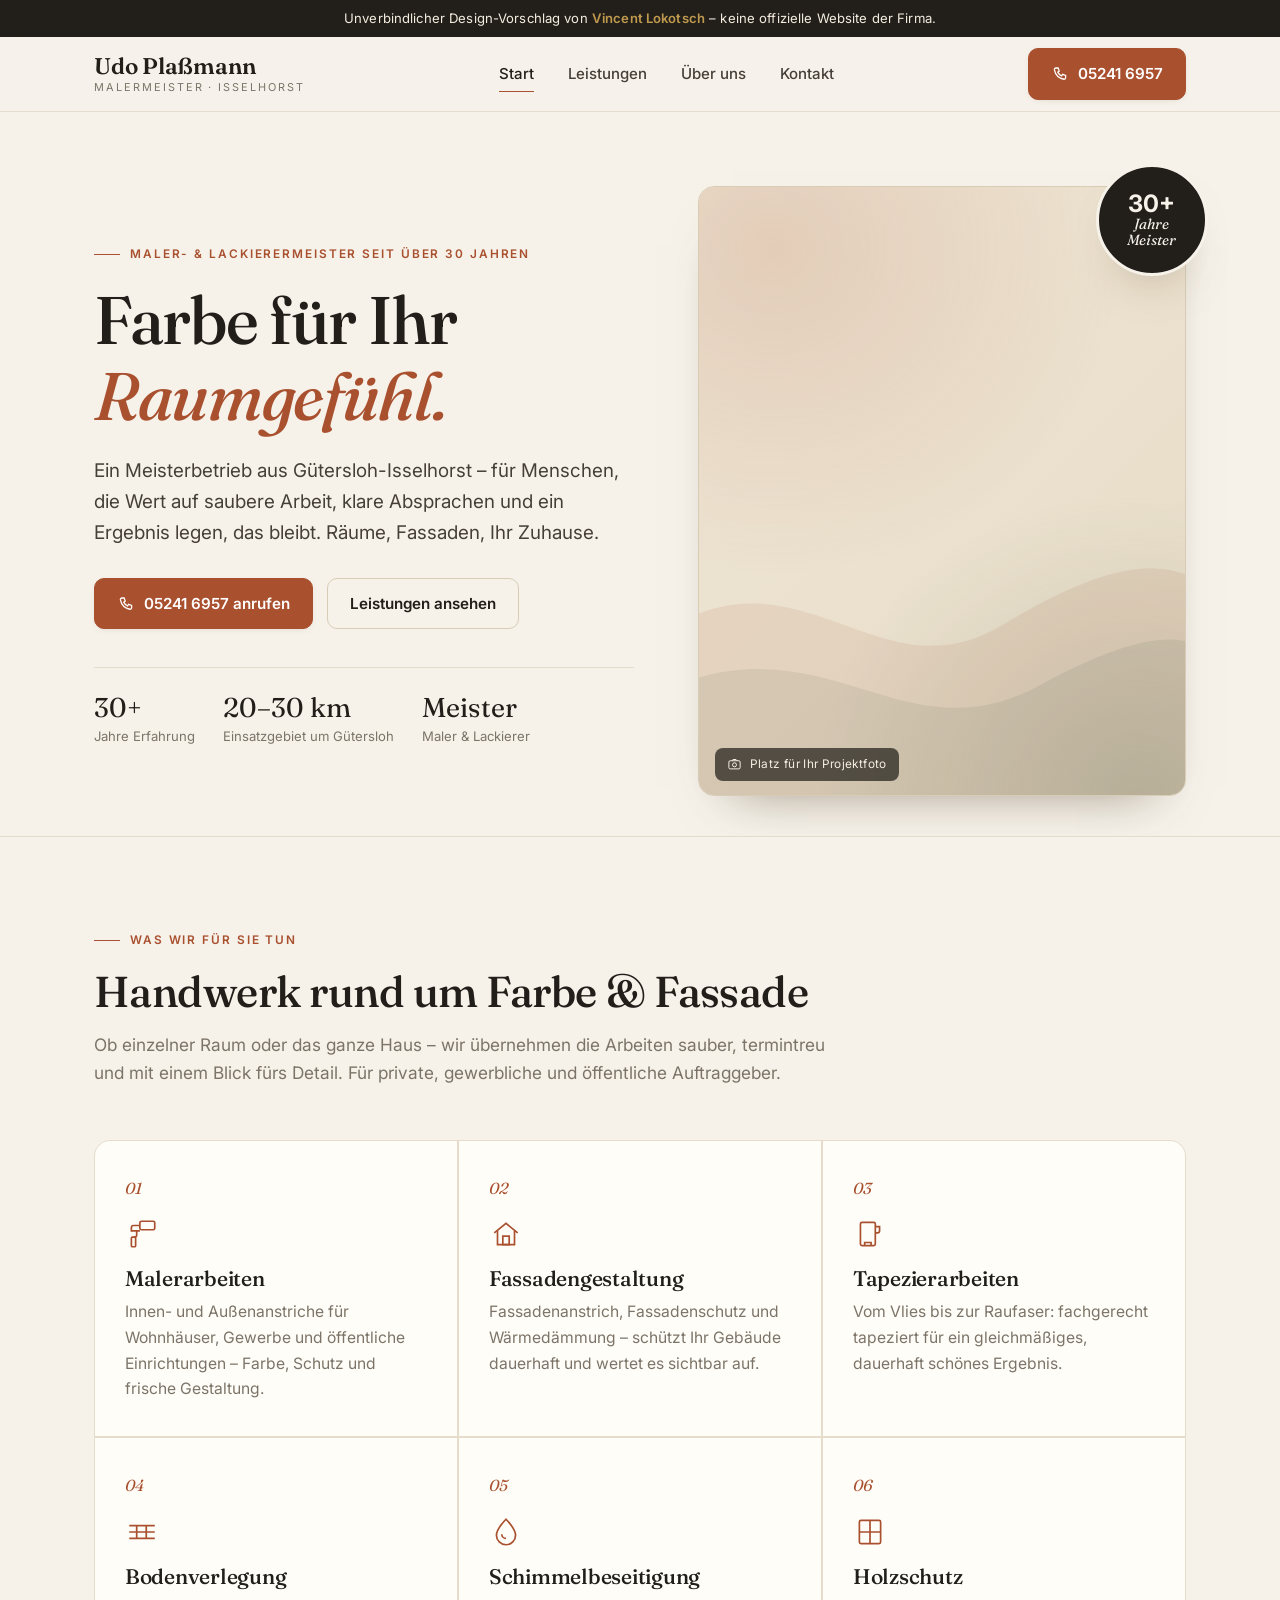
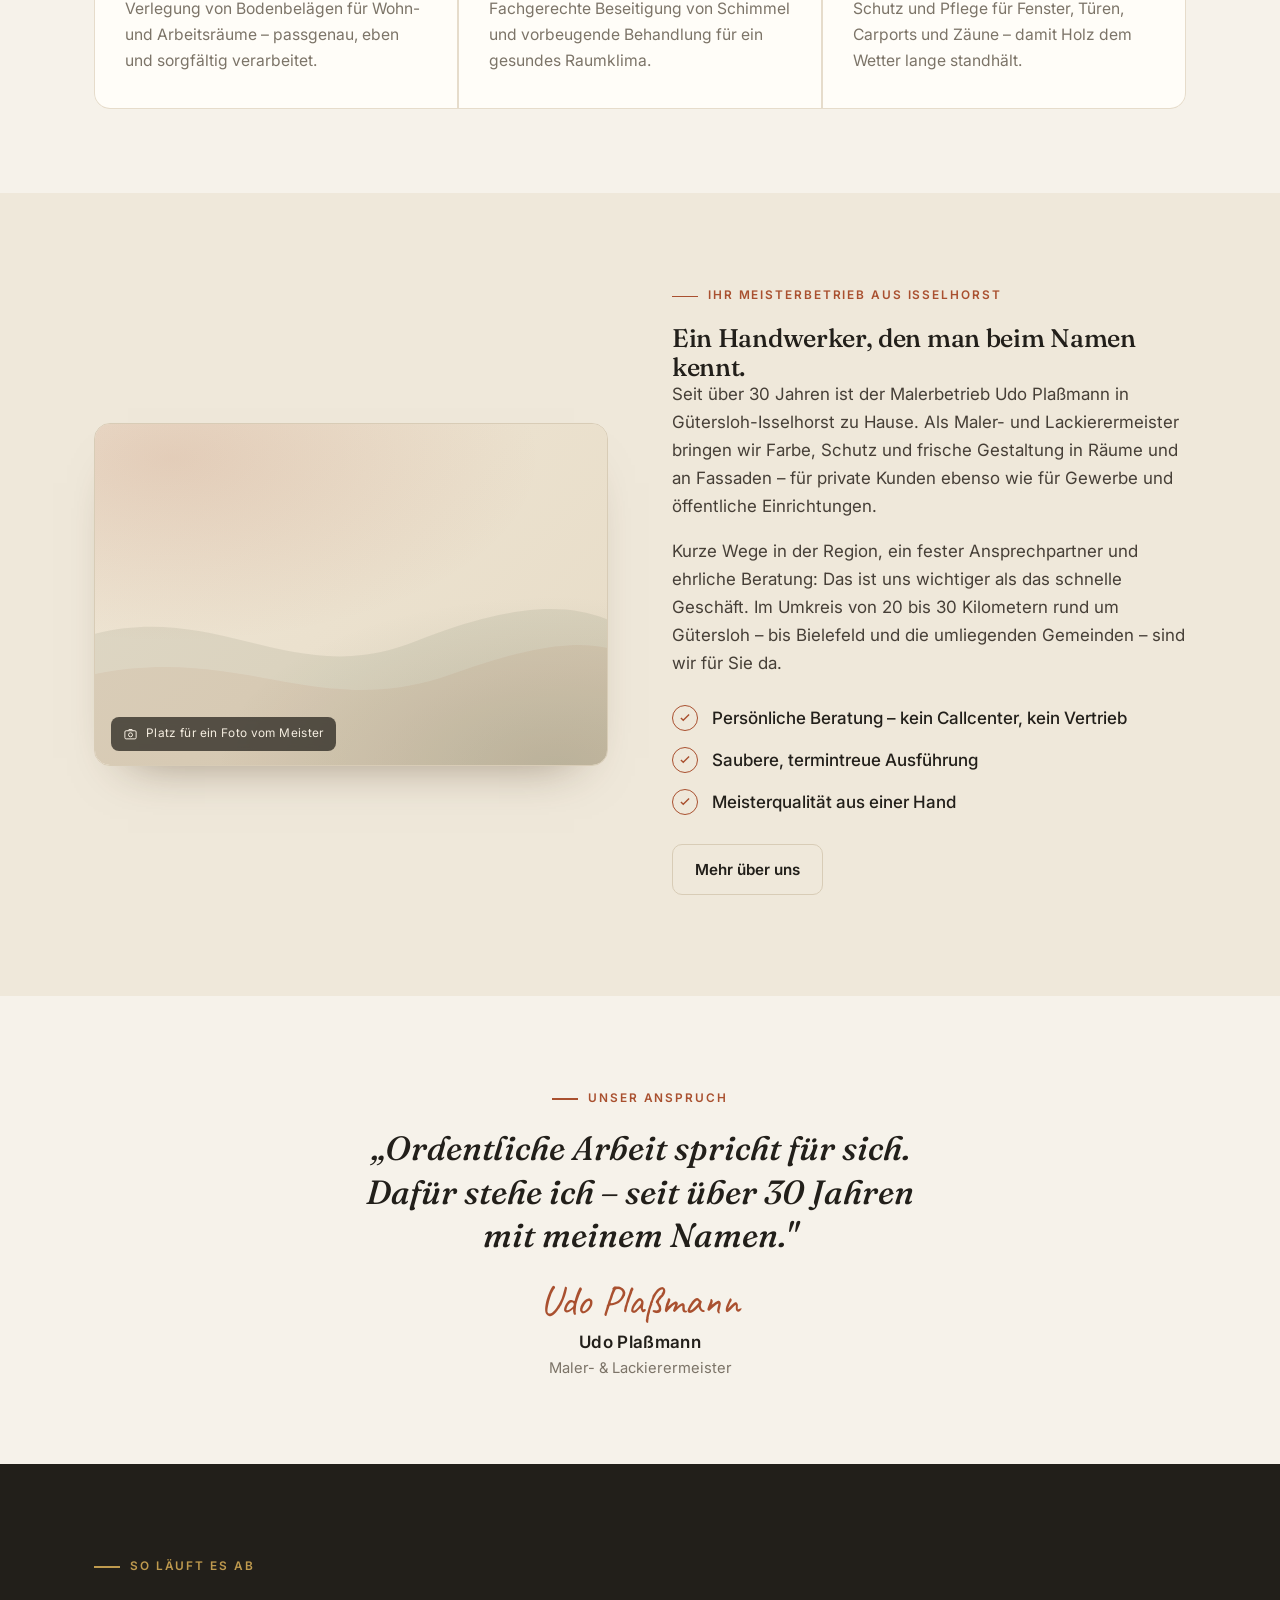
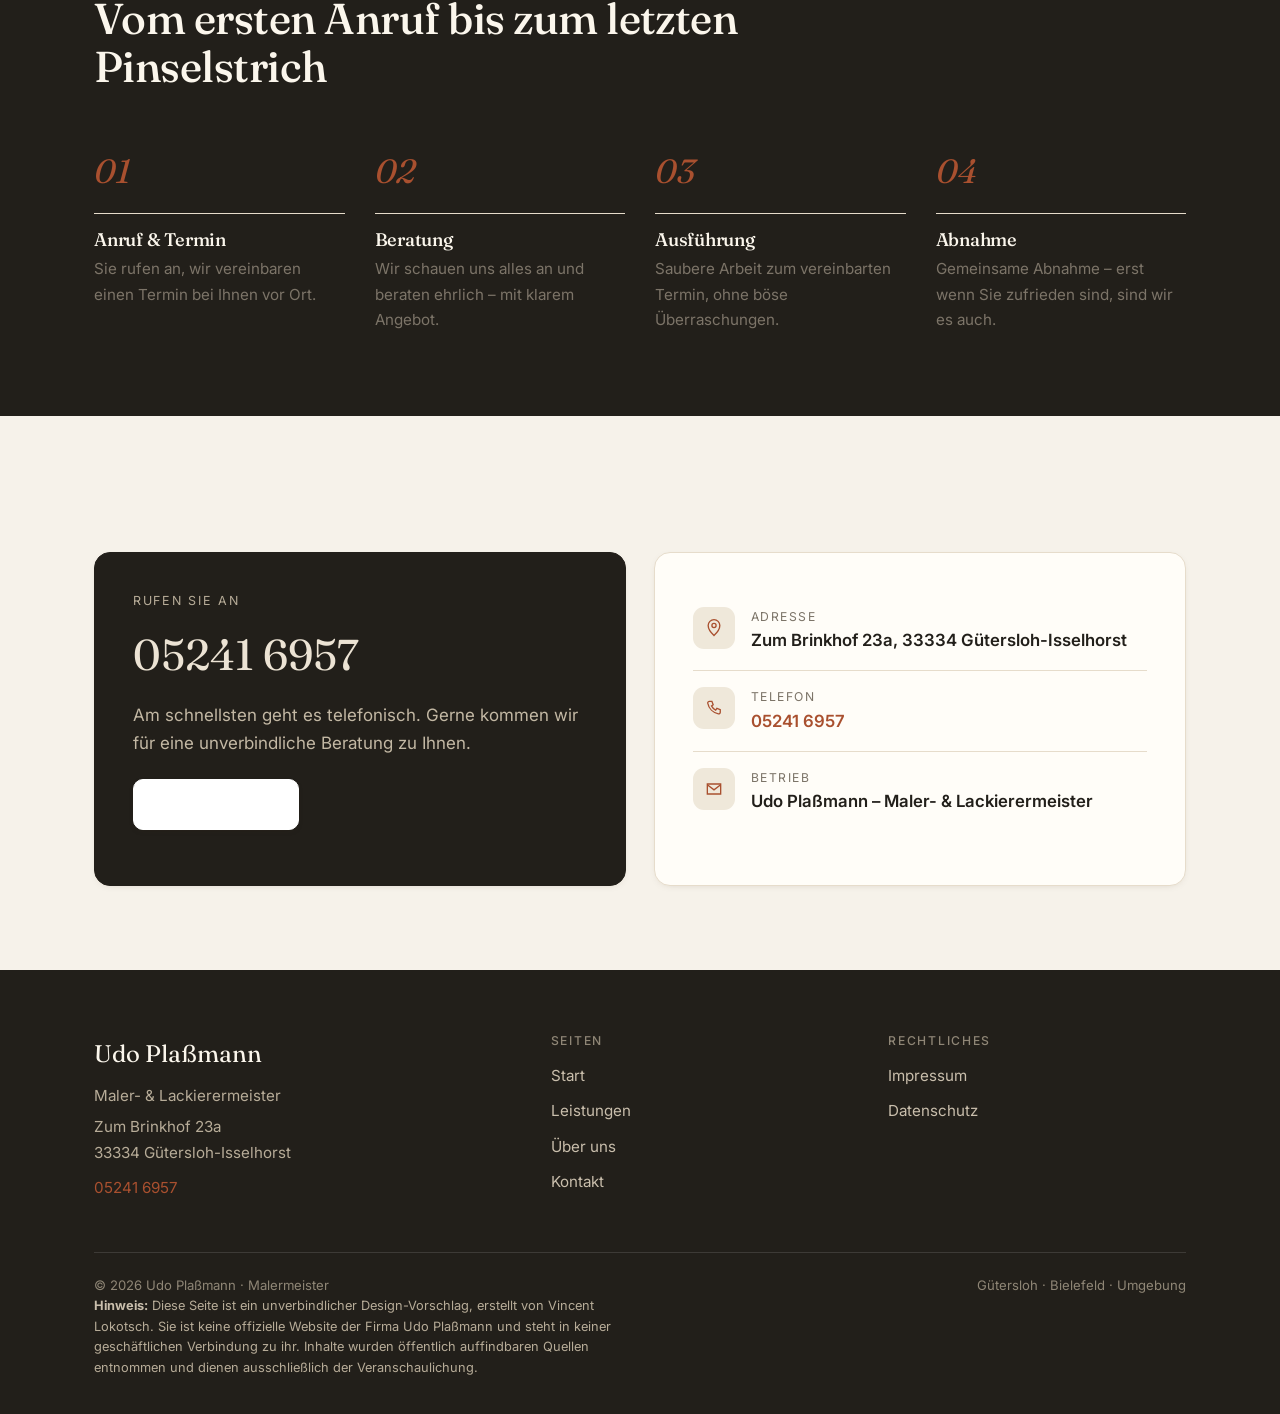
<file: index.html>
<!doctype html>
<html lang="de">
<head>
  <meta charset="utf-8" />
  <meta name="viewport" content="width=device-width, initial-scale=1" />
  <meta name="robots" content="noindex, nofollow" />
  <meta name="description" content="Udo Plaßmann – Maler- und Lackierermeister aus Gütersloh-Isselhorst. Seit über 30 Jahren Farbe, Schutz und Gestaltung für Räume und Fassaden." />
  <title>Udo Plaßmann · Malermeister in Gütersloh-Isselhorst</title>
  <link rel="preconnect" href="https://fonts.googleapis.com">
  <link rel="preconnect" href="https://fonts.gstatic.com" crossorigin>
  <link href="https://fonts.googleapis.com/css2?family=Fraunces:ital,opsz,wght@0,9..144,400;0,9..144,500;0,9..144,600;1,9..144,400;1,9..144,500&family=Inter:wght@400;500;600;700&family=Caveat:wght@600&display=swap" rel="stylesheet">
  <link rel="stylesheet" href="assets/styles.css">
</head>
<body>
  <div class="demo-banner">
    Unverbindlicher Design-Vorschlag von <strong>Vincent Lokotsch</strong> – keine offizielle Website der Firma.
  </div>

  <header class="site-header">
    <div class="wrap nav">
      <a class="brand" href="index.html">
        <span class="name">Udo Plaßmann</span>
        <span class="sub">Malermeister · Isselhorst</span>
      </a>
      <nav class="nav-links" id="navLinks">
        <a href="index.html" class="active">Start</a>
        <a href="leistungen.html">Leistungen</a>
        <a href="ueber-uns.html">Über uns</a>
        <a href="kontakt.html">Kontakt</a>
      </nav>
      <div class="nav-cta">
        <a href="tel:052416957" class="btn small-hide">
          <svg viewBox="0 0 24 24" fill="none" stroke="currentColor" stroke-width="1.7"><path d="M6.5 4h3l1.5 4-2 1.5a11 11 0 0 0 5 5l1.5-2 4 1.5v3a2 2 0 0 1-2.2 2A16 16 0 0 1 4.5 6.2 2 2 0 0 1 6.5 4Z"/></svg>
          05241 6957
        </a>
        <button class="nav-toggle" id="navToggle" aria-label="Menü">
          <svg viewBox="0 0 24 24" fill="none" stroke="currentColor" stroke-width="1.8"><path d="M4 7h16M4 12h16M4 17h16"/></svg>
        </button>
      </div>
    </div>
  </header>

  <!-- ============ HERO ============ -->
  <section class="hero">
    <div class="wrap hero-grid">
      <div>
        <span class="eyebrow">Maler- &amp; Lackierermeister seit über 30 Jahren</span>
        <h1>Farbe für Ihr <em>Raumgefühl.</em></h1>
        <p class="lead">Ein Meisterbetrieb aus Gütersloh-Isselhorst – für Menschen, die Wert auf saubere Arbeit, klare Absprachen und ein Ergebnis legen, das bleibt. Räume, Fassaden, Ihr Zuhause.</p>
        <div class="hero-actions">
          <a href="tel:052416957" class="btn">
            <svg viewBox="0 0 24 24" fill="none" stroke="currentColor" stroke-width="1.7"><path d="M6.5 4h3l1.5 4-2 1.5a11 11 0 0 0 5 5l1.5-2 4 1.5v3a2 2 0 0 1-2.2 2A16 16 0 0 1 4.5 6.2 2 2 0 0 1 6.5 4Z"/></svg>
            05241 6957 anrufen
          </a>
          <a href="leistungen.html" class="btn ghost">Leistungen ansehen</a>
        </div>
        <div class="hero-meta">
          <div class="item"><div class="n">30+</div><div class="l">Jahre Erfahrung</div></div>
          <div class="item"><div class="n">20–30 km</div><div class="l">Einsatzgebiet um Gütersloh</div></div>
          <div class="item"><div class="n">Meister</div><div class="l">Maler &amp; Lackierer</div></div>
        </div>
      </div>

      <div class="hero-visual">
        <!-- FOTO-SLOT: hier ein echtes Foto vom Betrieb / einer Arbeit einsetzen -->
        <div class="frame portrait">
          <div class="wash"></div>
          <svg class="brush" viewBox="0 0 400 500" preserveAspectRatio="xMidYMid slice" xmlns="http://www.w3.org/2000/svg">
            <path d="M-20 360 C90 300 150 420 250 360 S400 300 440 350 L440 520 L-20 520 Z" fill="#a9502f" opacity=".18"/>
            <path d="M-20 410 C110 360 170 470 280 410 S420 370 440 410 L440 520 L-20 520 Z" fill="#5c6b52" opacity=".22"/>
          </svg>
          <span class="ph-label">
            <svg viewBox="0 0 24 24" fill="none" stroke="currentColor" stroke-width="1.6"><rect x="3" y="6" width="18" height="13" rx="2"/><circle cx="12" cy="12.5" r="3.2"/><path d="M8 6l1.5-2h5L16 6"/></svg>
            Platz für Ihr Projektfoto
          </span>
        </div>
        <div class="seal" aria-hidden="true">
          <div><div class="yr">30+</div><div class="t">Jahre<br>Meister</div></div>
        </div>
      </div>
    </div>
  </section>

  <hr class="divider">

  <!-- ============ LEISTUNGEN (Auszug) ============ -->
  <section>
    <div class="wrap">
      <div class="section-lead">
        <span class="eyebrow">Was wir für Sie tun</span>
        <h2>Handwerk rund um Farbe &amp; Fassade</h2>
        <p>Ob einzelner Raum oder das ganze Haus – wir übernehmen die Arbeiten sauber, termintreu und mit einem Blick fürs Detail. Für private, gewerbliche und öffentliche Auftraggeber.</p>
      </div>

      <div class="svc-grid">
        <div class="svc">
          <div class="num">01</div>
          <div class="ic"><svg viewBox="0 0 32 32" fill="none" stroke="currentColor" stroke-width="1.6"><rect x="14" y="4" width="14" height="8" rx="1.5"/><path d="M14 8H8a2 2 0 0 0-2 2v3h8"/><path d="M11 13v4a2 2 0 0 1-2 2H8"/><rect x="6" y="19" width="4" height="9" rx="1"/></svg></div>
          <h3>Malerarbeiten</h3>
          <p>Innen- und Außenanstriche für Wohnhäuser, Gewerbe und öffentliche Einrichtungen – Farbe, Schutz und frische Gestaltung.</p>
        </div>
        <div class="svc">
          <div class="num">02</div>
          <div class="ic"><svg viewBox="0 0 32 32" fill="none" stroke="currentColor" stroke-width="1.6"><path d="M5 15 16 6l11 9"/><path d="M8 13v13h16V13"/><rect x="13" y="18" width="6" height="8"/></svg></div>
          <h3>Fassadengestaltung</h3>
          <p>Fassadenanstrich, Fassadenschutz und Wärmedämmung – schützt Ihr Gebäude dauerhaft und wertet es sichtbar auf.</p>
        </div>
        <div class="svc">
          <div class="num">03</div>
          <div class="ic"><svg viewBox="0 0 32 32" fill="none" stroke="currentColor" stroke-width="1.6"><rect x="7" y="5" width="14" height="22" rx="1.5"/><path d="M21 9h4v4a2 2 0 0 1-2 2h-2"/><path d="M11 27v-3h6v3"/></svg></div>
          <h3>Tapezierarbeiten</h3>
          <p>Vom Vlies bis zur Raufaser: fachgerecht tapeziert für ein gleichmäßiges, dauerhaft schönes Ergebnis.</p>
        </div>
        <div class="svc">
          <div class="num">04</div>
          <div class="ic"><svg viewBox="0 0 32 32" fill="none" stroke="currentColor" stroke-width="1.6"><path d="M4 10h24M4 16h24M4 22h24"/><path d="M11 10v12M20 10v12"/></svg></div>
          <h3>Bodenverlegung</h3>
          <p>Verlegung von Bodenbelägen für Wohn- und Arbeitsräume – passgenau, eben und sorgfältig verarbeitet.</p>
        </div>
        <div class="svc">
          <div class="num">05</div>
          <div class="ic"><svg viewBox="0 0 32 32" fill="none" stroke="currentColor" stroke-width="1.6"><path d="M16 4s9 9 9 15a9 9 0 0 1-18 0c0-6 9-15 9-15Z"/><path d="M12 18a4 4 0 0 0 4 4"/></svg></div>
          <h3>Schimmelbeseitigung</h3>
          <p>Fachgerechte Beseitigung von Schimmel und vorbeugende Behandlung für ein gesundes Raumklima.</p>
        </div>
        <div class="svc">
          <div class="num">06</div>
          <div class="ic"><svg viewBox="0 0 32 32" fill="none" stroke="currentColor" stroke-width="1.6"><rect x="6" y="5" width="20" height="22" rx="1.5"/><path d="M16 5v22M6 16h20"/></svg></div>
          <h3>Holzschutz</h3>
          <p>Schutz und Pflege für Fenster, Türen, Carports und Zäune – damit Holz dem Wetter lange standhält.</p>
        </div>
      </div>
    </div>
  </section>

  <!-- ============ ÜBER UNS (Auszug) ============ -->
  <section class="bg-soft">
    <div class="wrap split">
      <div class="hero-visual">
        <!-- FOTO-SLOT: Portrait / Team / Werkstatt -->
        <div class="frame wide">
          <div class="wash"></div>
          <svg class="brush" viewBox="0 0 400 267" preserveAspectRatio="xMidYMid slice" xmlns="http://www.w3.org/2000/svg">
            <path d="M-20 170 C90 130 150 210 250 170 S400 140 440 180 L440 280 L-20 280 Z" fill="#5c6b52" opacity=".2"/>
            <path d="M-20 200 C110 165 170 235 280 195 S420 175 440 205 L440 280 L-20 280 Z" fill="#a9502f" opacity=".16"/>
          </svg>
          <span class="ph-label">
            <svg viewBox="0 0 24 24" fill="none" stroke="currentColor" stroke-width="1.6"><rect x="3" y="6" width="18" height="13" rx="2"/><circle cx="12" cy="12.5" r="3.2"/><path d="M8 6l1.5-2h5L16 6"/></svg>
            Platz für ein Foto vom Meister
          </span>
        </div>
      </div>
      <div class="prose">
        <span class="eyebrow">Ihr Meisterbetrieb aus Isselhorst</span>
        <h2>Ein Handwerker, den man beim Namen kennt.</h2>
        <p>Seit über 30 Jahren ist der Malerbetrieb Udo Plaßmann in Gütersloh-Isselhorst zu Hause. Als Maler- und Lackierermeister bringen wir Farbe, Schutz und frische Gestaltung in Räume und an Fassaden – für private Kunden ebenso wie für Gewerbe und öffentliche Einrichtungen.</p>
        <p>Kurze Wege in der Region, ein fester Ansprechpartner und ehrliche Beratung: Das ist uns wichtiger als das schnelle Geschäft. Im Umkreis von 20 bis 30 Kilometern rund um Gütersloh – bis Bielefeld und die umliegenden Gemeinden – sind wir für Sie da.</p>
        <ul class="checks">
          <li><span class="mk"><svg viewBox="0 0 24 24" fill="none" stroke="currentColor" stroke-width="2.4"><path d="M5 12l4 4 10-10"/></svg></span> Persönliche Beratung – kein Callcenter, kein Vertrieb</li>
          <li><span class="mk"><svg viewBox="0 0 24 24" fill="none" stroke="currentColor" stroke-width="2.4"><path d="M5 12l4 4 10-10"/></svg></span> Saubere, termintreue Ausführung</li>
          <li><span class="mk"><svg viewBox="0 0 24 24" fill="none" stroke="currentColor" stroke-width="2.4"><path d="M5 12l4 4 10-10"/></svg></span> Meisterqualität aus einer Hand</li>
        </ul>
        <p style="margin-top:28px"><a href="ueber-uns.html" class="btn ghost">Mehr über uns</a></p>
      </div>
    </div>
  </section>

  <!-- ============ ZITAT ============ -->
  <section>
    <div class="wrap quote">
      <span class="eyebrow center">Unser Anspruch</span>
      <blockquote>„Ordentliche Arbeit spricht für sich. Dafür stehe ich – seit über 30 Jahren mit meinem Namen."</blockquote>
      <div class="sig">Udo Plaßmann</div>
      <div class="who">Udo Plaßmann</div>
      <div class="role">Maler- &amp; Lackierermeister</div>
    </div>
  </section>

  <!-- ============ PROZESS ============ -->
  <section class="bg-ink">
    <div class="wrap">
      <div class="section-lead">
        <span class="eyebrow">So läuft es ab</span>
        <h2>Vom ersten Anruf bis zum letzten Pinselstrich</h2>
      </div>
      <div class="steps">
        <div class="step"><div class="n">01</div><h3>Anruf &amp; Termin</h3><p>Sie rufen an, wir vereinbaren einen Termin bei Ihnen vor Ort.</p></div>
        <div class="step"><div class="n">02</div><h3>Beratung</h3><p>Wir schauen uns alles an und beraten ehrlich – mit klarem Angebot.</p></div>
        <div class="step"><div class="n">03</div><h3>Ausführung</h3><p>Saubere Arbeit zum vereinbarten Termin, ohne böse Überraschungen.</p></div>
        <div class="step"><div class="n">04</div><h3>Abnahme</h3><p>Gemeinsame Abnahme – erst wenn Sie zufrieden sind, sind wir es auch.</p></div>
      </div>
    </div>
  </section>

  <!-- ============ CTA / KONTAKT ============ -->
  <section>
    <div class="wrap contact-grid">
      <div class="contact-panel dark call">
        <div class="k">Rufen Sie an</div>
        <div class="num"><a href="tel:052416957">05241 6957</a></div>
        <p style="color:#c3b8a4;margin-top:10px">Am schnellsten geht es telefonisch. Gerne kommen wir für eine unverbindliche Beratung zu Ihnen.</p>
        <p style="margin-top:22px"><a href="kontakt.html" class="btn light">Zur Kontaktseite</a></p>
      </div>
      <div class="contact-panel">
        <div class="info-row"><div class="ic"><svg viewBox="0 0 24 24" fill="none" stroke="currentColor" stroke-width="1.6"><path d="M12 21s7-6.5 7-12a7 7 0 1 0-14 0c0 5.5 7 12 7 12Z"/><circle cx="12" cy="9" r="2.5"/></svg></div><div><div class="k">Adresse</div><div class="v">Zum Brinkhof 23a, 33334 Gütersloh-Isselhorst</div></div></div>
        <div class="info-row"><div class="ic"><svg viewBox="0 0 24 24" fill="none" stroke="currentColor" stroke-width="1.6"><path d="M6.5 4h3l1.5 4-2 1.5a11 11 0 0 0 5 5l1.5-2 4 1.5v3a2 2 0 0 1-2.2 2A16 16 0 0 1 4.5 6.2 2 2 0 0 1 6.5 4Z"/></svg></div><div><div class="k">Telefon</div><div class="v"><a href="tel:052416957">05241 6957</a></div></div></div>
        <div class="info-row"><div class="ic"><svg viewBox="0 0 24 24" fill="none" stroke="currentColor" stroke-width="1.6"><path d="M4 6h16v12H4z"/><path d="M4 7l8 6 8-6"/></svg></div><div><div class="k">Betrieb</div><div class="v">Udo Plaßmann – Maler- &amp; Lackierermeister</div></div></div>
      </div>
    </div>
  </section>

  <!-- ============ FOOTER ============ -->
  <footer class="site-footer">
    <div class="wrap">
      <div class="footer-top">
        <div>
          <div class="fname">Udo Plaßmann</div>
          <p>Maler- &amp; Lackierermeister</p>
          <p>Zum Brinkhof 23a<br>33334 Gütersloh-Isselhorst</p>
          <p style="margin-top:10px"><a href="tel:052416957">05241 6957</a></p>
        </div>
        <div>
          <h4>Seiten</h4>
          <ul class="footer-links">
            <li><a href="index.html">Start</a></li>
            <li><a href="leistungen.html">Leistungen</a></li>
            <li><a href="ueber-uns.html">Über uns</a></li>
            <li><a href="kontakt.html">Kontakt</a></li>
          </ul>
        </div>
        <div>
          <h4>Rechtliches</h4>
          <ul class="footer-links">
            <li><a href="impressum.html">Impressum</a></li>
            <li><a href="datenschutz.html">Datenschutz</a></li>
          </ul>
        </div>
      </div>
      <div class="footer-bottom">
        <span>© 2026 Udo Plaßmann · Malermeister</span>
        <span>Gütersloh · Bielefeld · Umgebung</span>
      </div>
      <p class="footer-note"><strong>Hinweis:</strong> Diese Seite ist ein unverbindlicher Design-Vorschlag, erstellt von Vincent Lokotsch. Sie ist keine offizielle Website der Firma Udo Plaßmann und steht in keiner geschäftlichen Verbindung zu ihr. Inhalte wurden öffentlich auffindbaren Quellen entnommen und dienen ausschließlich der Veranschaulichung.</p>
    </div>
  </footer>

  <script src="assets/nav.js"></script>
</body>
</html>
</file>
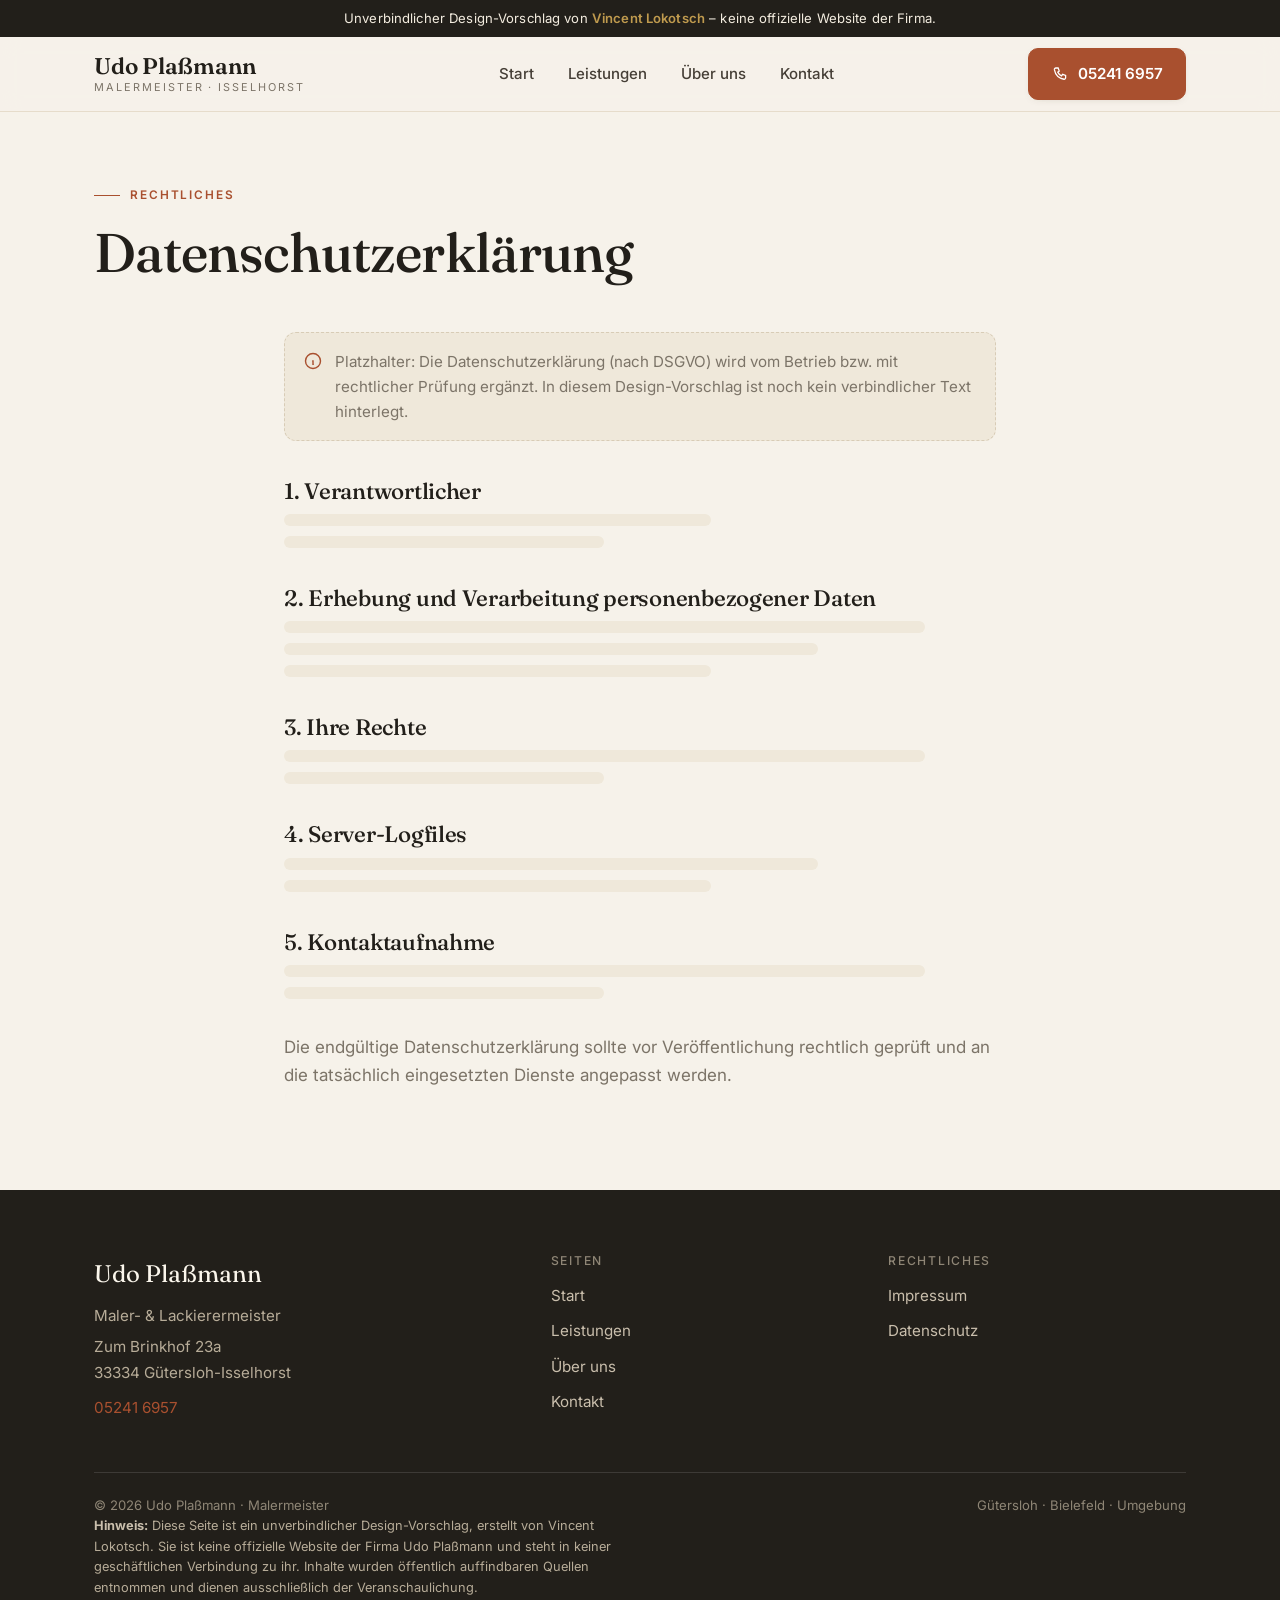
<file: datenschutz.html>
<!doctype html>
<html lang="de">
<head>
  <meta charset="utf-8" />
  <meta name="viewport" content="width=device-width, initial-scale=1" />
  <meta name="robots" content="noindex, nofollow" />
  <title>Datenschutz · Udo Plaßmann Malermeister</title>
  <link rel="preconnect" href="https://fonts.googleapis.com">
  <link rel="preconnect" href="https://fonts.gstatic.com" crossorigin>
  <link href="https://fonts.googleapis.com/css2?family=Fraunces:ital,opsz,wght@0,9..144,400;0,9..144,500;0,9..144,600;1,9..144,400;1,9..144,500&family=Inter:wght@400;500;600;700&family=Caveat:wght@600&display=swap" rel="stylesheet">
  <link rel="stylesheet" href="assets/styles.css">
</head>
<body>
  <div class="demo-banner">
    Unverbindlicher Design-Vorschlag von <strong>Vincent Lokotsch</strong> – keine offizielle Website der Firma.
  </div>

  <header class="site-header">
    <div class="wrap nav">
      <a class="brand" href="index.html"><span class="name">Udo Plaßmann</span><span class="sub">Malermeister · Isselhorst</span></a>
      <nav class="nav-links" id="navLinks">
        <a href="index.html">Start</a>
        <a href="leistungen.html">Leistungen</a>
        <a href="ueber-uns.html">Über uns</a>
        <a href="kontakt.html">Kontakt</a>
      </nav>
      <div class="nav-cta">
        <a href="tel:052416957" class="btn small-hide"><svg viewBox="0 0 24 24" fill="none" stroke="currentColor" stroke-width="1.7"><path d="M6.5 4h3l1.5 4-2 1.5a11 11 0 0 0 5 5l1.5-2 4 1.5v3a2 2 0 0 1-2.2 2A16 16 0 0 1 4.5 6.2 2 2 0 0 1 6.5 4Z"/></svg>05241 6957</a>
        <button class="nav-toggle" id="navToggle" aria-label="Menü"><svg viewBox="0 0 24 24" fill="none" stroke="currentColor" stroke-width="1.8"><path d="M4 7h16M4 12h16M4 17h16"/></svg></button>
      </div>
    </div>
  </header>

  <section class="page-hero">
    <div class="wrap"><span class="eyebrow">Rechtliches</span><h1>Datenschutzerklärung</h1></div>
  </section>

  <section style="padding-top:30px">
    <div class="wrap legal">
      <div class="placeholder-note">
        <svg viewBox="0 0 24 24" fill="none" stroke="currentColor" stroke-width="1.7"><circle cx="12" cy="12" r="9"/><path d="M12 8h.01M11 12h1v4h1"/></svg>
        <span>Platzhalter: Die Datenschutzerklärung (nach DSGVO) wird vom Betrieb bzw. mit rechtlicher Prüfung ergänzt. In diesem Design-Vorschlag ist noch kein verbindlicher Text hinterlegt.</span>
      </div>

      <h2>1. Verantwortlicher</h2>
      <div class="ph-line w-60"></div>
      <div class="ph-line w-45"></div>

      <h2>2. Erhebung und Verarbeitung personenbezogener Daten</h2>
      <div class="ph-line w-90"></div>
      <div class="ph-line w-75"></div>
      <div class="ph-line w-60"></div>

      <h2>3. Ihre Rechte</h2>
      <div class="ph-line w-90"></div>
      <div class="ph-line w-45"></div>

      <h2>4. Server-Logfiles</h2>
      <div class="ph-line w-75"></div>
      <div class="ph-line w-60"></div>

      <h2>5. Kontaktaufnahme</h2>
      <div class="ph-line w-90"></div>
      <div class="ph-line w-45"></div>

      <p style="margin-top:34px;color:var(--muted)">Die endgültige Datenschutzerklärung sollte vor Veröffentlichung rechtlich geprüft und an die tatsächlich eingesetzten Dienste angepasst werden.</p>
    </div>
  </section>

  <footer class="site-footer">
    <div class="wrap">
      <div class="footer-top">
        <div>
          <div class="fname">Udo Plaßmann</div>
          <p>Maler- &amp; Lackierermeister</p>
          <p>Zum Brinkhof 23a<br>33334 Gütersloh-Isselhorst</p>
          <p style="margin-top:10px"><a href="tel:052416957">05241 6957</a></p>
        </div>
        <div><h4>Seiten</h4><ul class="footer-links"><li><a href="index.html">Start</a></li><li><a href="leistungen.html">Leistungen</a></li><li><a href="ueber-uns.html">Über uns</a></li><li><a href="kontakt.html">Kontakt</a></li></ul></div>
        <div><h4>Rechtliches</h4><ul class="footer-links"><li><a href="impressum.html">Impressum</a></li><li><a href="datenschutz.html">Datenschutz</a></li></ul></div>
      </div>
      <div class="footer-bottom"><span>© 2026 Udo Plaßmann · Malermeister</span><span>Gütersloh · Bielefeld · Umgebung</span></div>
      <p class="footer-note"><strong>Hinweis:</strong> Diese Seite ist ein unverbindlicher Design-Vorschlag, erstellt von Vincent Lokotsch. Sie ist keine offizielle Website der Firma Udo Plaßmann und steht in keiner geschäftlichen Verbindung zu ihr. Inhalte wurden öffentlich auffindbaren Quellen entnommen und dienen ausschließlich der Veranschaulichung.</p>
    </div>
  </footer>

  <script src="assets/nav.js"></script>
</body>
</html>
</file>
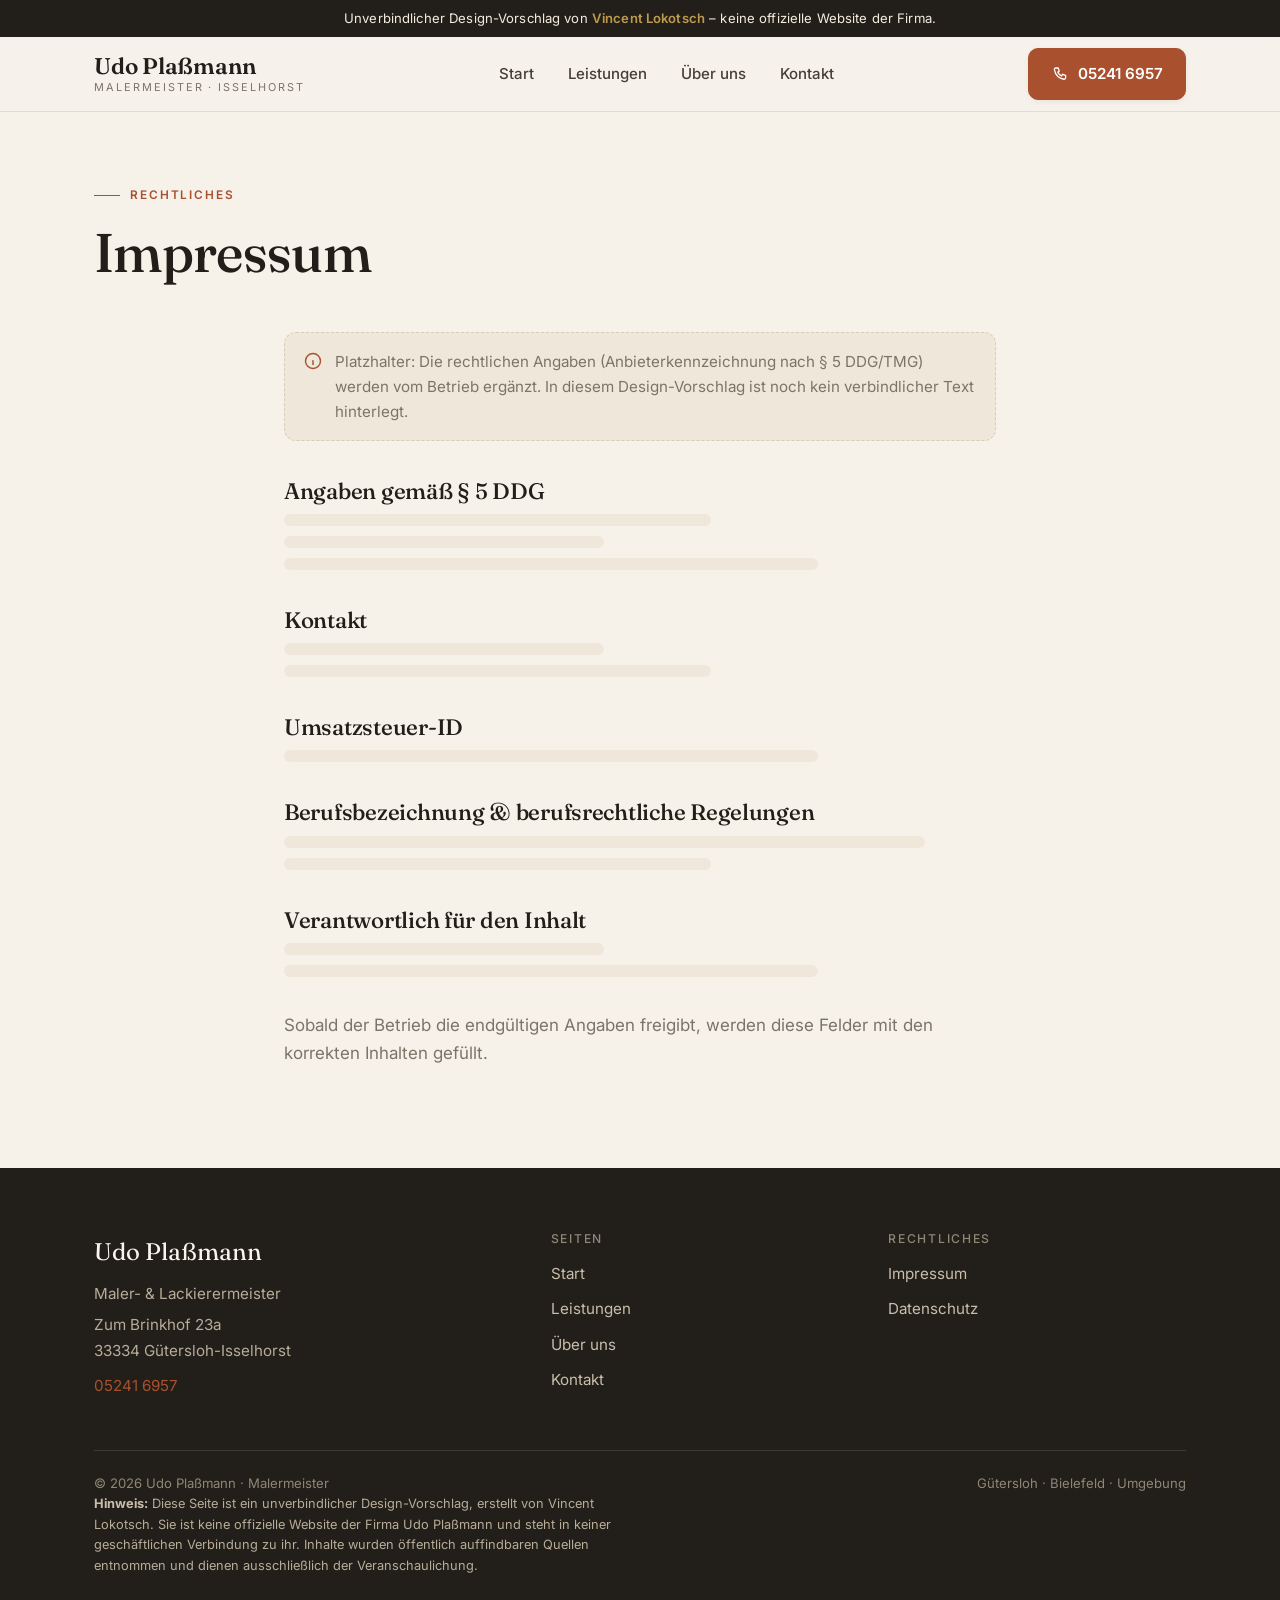
<file: impressum.html>
<!doctype html>
<html lang="de">
<head>
  <meta charset="utf-8" />
  <meta name="viewport" content="width=device-width, initial-scale=1" />
  <meta name="robots" content="noindex, nofollow" />
  <title>Impressum · Udo Plaßmann Malermeister</title>
  <link rel="preconnect" href="https://fonts.googleapis.com">
  <link rel="preconnect" href="https://fonts.gstatic.com" crossorigin>
  <link href="https://fonts.googleapis.com/css2?family=Fraunces:ital,opsz,wght@0,9..144,400;0,9..144,500;0,9..144,600;1,9..144,400;1,9..144,500&family=Inter:wght@400;500;600;700&family=Caveat:wght@600&display=swap" rel="stylesheet">
  <link rel="stylesheet" href="assets/styles.css">
</head>
<body>
  <div class="demo-banner">
    Unverbindlicher Design-Vorschlag von <strong>Vincent Lokotsch</strong> – keine offizielle Website der Firma.
  </div>

  <header class="site-header">
    <div class="wrap nav">
      <a class="brand" href="index.html"><span class="name">Udo Plaßmann</span><span class="sub">Malermeister · Isselhorst</span></a>
      <nav class="nav-links" id="navLinks">
        <a href="index.html">Start</a>
        <a href="leistungen.html">Leistungen</a>
        <a href="ueber-uns.html">Über uns</a>
        <a href="kontakt.html">Kontakt</a>
      </nav>
      <div class="nav-cta">
        <a href="tel:052416957" class="btn small-hide"><svg viewBox="0 0 24 24" fill="none" stroke="currentColor" stroke-width="1.7"><path d="M6.5 4h3l1.5 4-2 1.5a11 11 0 0 0 5 5l1.5-2 4 1.5v3a2 2 0 0 1-2.2 2A16 16 0 0 1 4.5 6.2 2 2 0 0 1 6.5 4Z"/></svg>05241 6957</a>
        <button class="nav-toggle" id="navToggle" aria-label="Menü"><svg viewBox="0 0 24 24" fill="none" stroke="currentColor" stroke-width="1.8"><path d="M4 7h16M4 12h16M4 17h16"/></svg></button>
      </div>
    </div>
  </header>

  <section class="page-hero">
    <div class="wrap"><span class="eyebrow">Rechtliches</span><h1>Impressum</h1></div>
  </section>

  <section style="padding-top:30px">
    <div class="wrap legal">
      <div class="placeholder-note">
        <svg viewBox="0 0 24 24" fill="none" stroke="currentColor" stroke-width="1.7"><circle cx="12" cy="12" r="9"/><path d="M12 8h.01M11 12h1v4h1"/></svg>
        <span>Platzhalter: Die rechtlichen Angaben (Anbieterkennzeichnung nach § 5 DDG/TMG) werden vom Betrieb ergänzt. In diesem Design-Vorschlag ist noch kein verbindlicher Text hinterlegt.</span>
      </div>

      <h2>Angaben gemäß § 5 DDG</h2>
      <div class="ph-line w-60"></div>
      <div class="ph-line w-45"></div>
      <div class="ph-line w-75"></div>

      <h2>Kontakt</h2>
      <div class="ph-line w-45"></div>
      <div class="ph-line w-60"></div>

      <h2>Umsatzsteuer-ID</h2>
      <div class="ph-line w-75"></div>

      <h2>Berufsbezeichnung &amp; berufsrechtliche Regelungen</h2>
      <div class="ph-line w-90"></div>
      <div class="ph-line w-60"></div>

      <h2>Verantwortlich für den Inhalt</h2>
      <div class="ph-line w-45"></div>
      <div class="ph-line w-75"></div>

      <p style="margin-top:34px;color:var(--muted)">Sobald der Betrieb die endgültigen Angaben freigibt, werden diese Felder mit den korrekten Inhalten gefüllt.</p>
    </div>
  </section>

  <footer class="site-footer">
    <div class="wrap">
      <div class="footer-top">
        <div>
          <div class="fname">Udo Plaßmann</div>
          <p>Maler- &amp; Lackierermeister</p>
          <p>Zum Brinkhof 23a<br>33334 Gütersloh-Isselhorst</p>
          <p style="margin-top:10px"><a href="tel:052416957">05241 6957</a></p>
        </div>
        <div><h4>Seiten</h4><ul class="footer-links"><li><a href="index.html">Start</a></li><li><a href="leistungen.html">Leistungen</a></li><li><a href="ueber-uns.html">Über uns</a></li><li><a href="kontakt.html">Kontakt</a></li></ul></div>
        <div><h4>Rechtliches</h4><ul class="footer-links"><li><a href="impressum.html">Impressum</a></li><li><a href="datenschutz.html">Datenschutz</a></li></ul></div>
      </div>
      <div class="footer-bottom"><span>© 2026 Udo Plaßmann · Malermeister</span><span>Gütersloh · Bielefeld · Umgebung</span></div>
      <p class="footer-note"><strong>Hinweis:</strong> Diese Seite ist ein unverbindlicher Design-Vorschlag, erstellt von Vincent Lokotsch. Sie ist keine offizielle Website der Firma Udo Plaßmann und steht in keiner geschäftlichen Verbindung zu ihr. Inhalte wurden öffentlich auffindbaren Quellen entnommen und dienen ausschließlich der Veranschaulichung.</p>
    </div>
  </footer>

  <script src="assets/nav.js"></script>
</body>
</html>
</file>
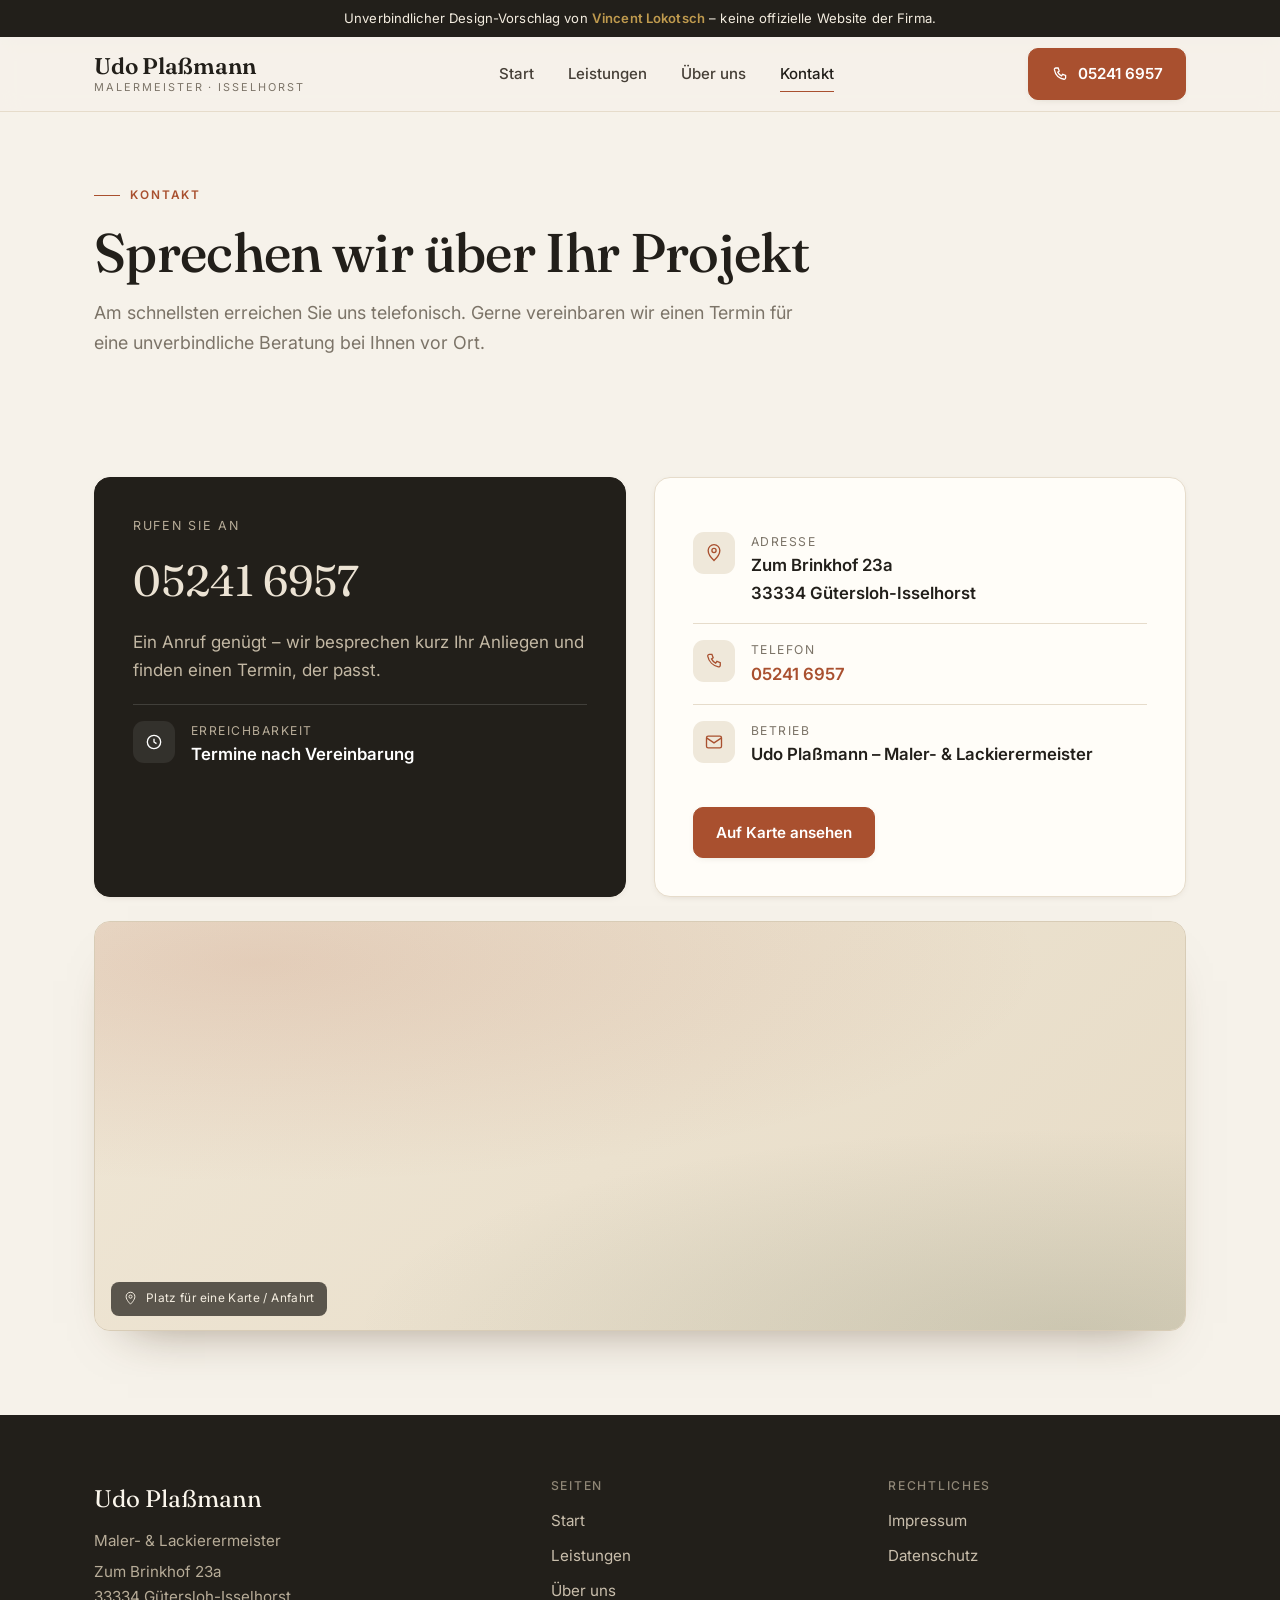
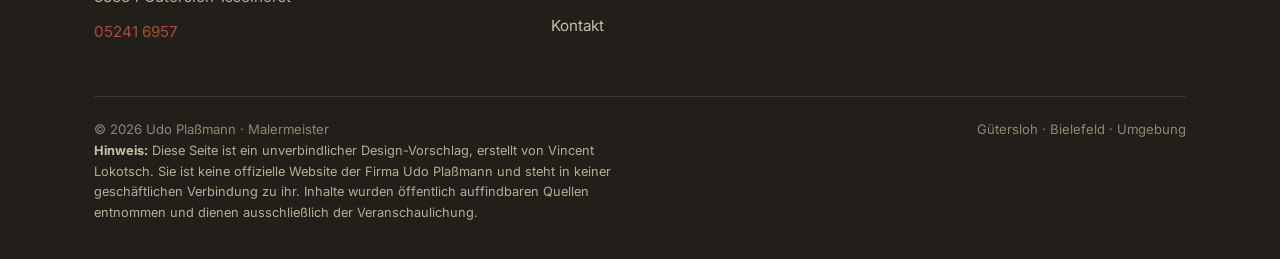
<file: kontakt.html>
<!doctype html>
<html lang="de">
<head>
  <meta charset="utf-8" />
  <meta name="viewport" content="width=device-width, initial-scale=1" />
  <meta name="robots" content="noindex, nofollow" />
  <meta name="description" content="Kontakt zum Malerbetrieb Udo Plaßmann in Gütersloh-Isselhorst – Telefon 05241 6957, Zum Brinkhof 23a." />
  <title>Kontakt · Udo Plaßmann Malermeister</title>
  <link rel="preconnect" href="https://fonts.googleapis.com">
  <link rel="preconnect" href="https://fonts.gstatic.com" crossorigin>
  <link href="https://fonts.googleapis.com/css2?family=Fraunces:ital,opsz,wght@0,9..144,400;0,9..144,500;0,9..144,600;1,9..144,400;1,9..144,500&family=Inter:wght@400;500;600;700&family=Caveat:wght@600&display=swap" rel="stylesheet">
  <link rel="stylesheet" href="assets/styles.css">
</head>
<body>
  <div class="demo-banner">
    Unverbindlicher Design-Vorschlag von <strong>Vincent Lokotsch</strong> – keine offizielle Website der Firma.
  </div>

  <header class="site-header">
    <div class="wrap nav">
      <a class="brand" href="index.html"><span class="name">Udo Plaßmann</span><span class="sub">Malermeister · Isselhorst</span></a>
      <nav class="nav-links" id="navLinks">
        <a href="index.html">Start</a>
        <a href="leistungen.html">Leistungen</a>
        <a href="ueber-uns.html">Über uns</a>
        <a href="kontakt.html" class="active">Kontakt</a>
      </nav>
      <div class="nav-cta">
        <a href="tel:052416957" class="btn small-hide"><svg viewBox="0 0 24 24" fill="none" stroke="currentColor" stroke-width="1.7"><path d="M6.5 4h3l1.5 4-2 1.5a11 11 0 0 0 5 5l1.5-2 4 1.5v3a2 2 0 0 1-2.2 2A16 16 0 0 1 4.5 6.2 2 2 0 0 1 6.5 4Z"/></svg>05241 6957</a>
        <button class="nav-toggle" id="navToggle" aria-label="Menü"><svg viewBox="0 0 24 24" fill="none" stroke="currentColor" stroke-width="1.8"><path d="M4 7h16M4 12h16M4 17h16"/></svg></button>
      </div>
    </div>
  </header>

  <section class="page-hero">
    <div class="wrap">
      <span class="eyebrow">Kontakt</span>
      <h1>Sprechen wir über Ihr Projekt</h1>
      <p>Am schnellsten erreichen Sie uns telefonisch. Gerne vereinbaren wir einen Termin für eine unverbindliche Beratung bei Ihnen vor Ort.</p>
    </div>
  </section>

  <section style="padding-top:40px">
    <div class="wrap contact-grid">
      <div class="contact-panel dark call">
        <div class="k">Rufen Sie an</div>
        <div class="num"><a href="tel:052416957">05241 6957</a></div>
        <p style="color:#c3b8a4;margin-top:12px">Ein Anruf genügt – wir besprechen kurz Ihr Anliegen und finden einen Termin, der passt.</p>
        <div class="info-row" style="border-color:rgba(255,255,255,.14);margin-top:20px">
          <div class="ic" style="background:rgba(255,255,255,.08);color:#fff"><svg viewBox="0 0 24 24" fill="none" stroke="currentColor" stroke-width="1.6"><circle cx="12" cy="12" r="8"/><path d="M12 8v4l3 2"/></svg></div>
          <div><div class="k">Erreichbarkeit</div><div class="v" style="color:#fff">Termine nach Vereinbarung</div></div>
        </div>
      </div>

      <div class="contact-panel">
        <div class="info-row"><div class="ic"><svg viewBox="0 0 24 24" fill="none" stroke="currentColor" stroke-width="1.6"><path d="M12 21s7-6.5 7-12a7 7 0 1 0-14 0c0 5.5 7 12 7 12Z"/><circle cx="12" cy="9" r="2.5"/></svg></div><div><div class="k">Adresse</div><div class="v">Zum Brinkhof 23a<br>33334 Gütersloh-Isselhorst</div></div></div>
        <div class="info-row"><div class="ic"><svg viewBox="0 0 24 24" fill="none" stroke="currentColor" stroke-width="1.6"><path d="M6.5 4h3l1.5 4-2 1.5a11 11 0 0 0 5 5l1.5-2 4 1.5v3a2 2 0 0 1-2.2 2A16 16 0 0 1 4.5 6.2 2 2 0 0 1 6.5 4Z"/></svg></div><div><div class="k">Telefon</div><div class="v"><a href="tel:052416957">05241 6957</a></div></div></div>
        <div class="info-row"><div class="ic"><svg viewBox="0 0 24 24" fill="none" stroke="currentColor" stroke-width="1.6"><path d="M3 7l9 6 9-6"/><rect x="3" y="5" width="18" height="14" rx="2"/></svg></div><div><div class="k">Betrieb</div><div class="v">Udo Plaßmann – Maler- &amp; Lackierermeister</div></div></div>
        <p style="margin:22px 0 0"><a class="btn" target="_blank" rel="noopener" href="https://www.google.com/maps/search/?api=1&query=Zum+Brinkhof+23a+33334+G%C3%BCtersloh-Isselhorst">Auf Karte ansehen</a></p>
      </div>
    </div>

    <div class="wrap" style="margin-top:24px">
      <div class="frame wide" style="aspect-ratio:16/6">
        <div class="wash"></div>
        <span class="ph-label"><svg viewBox="0 0 24 24" fill="none" stroke="currentColor" stroke-width="1.6"><path d="M12 21s7-6.5 7-12a7 7 0 1 0-14 0c0 5.5 7 12 7 12Z"/><circle cx="12" cy="9" r="2.5"/></svg>Platz für eine Karte / Anfahrt</span>
      </div>
    </div>
  </section>

  <footer class="site-footer">
    <div class="wrap">
      <div class="footer-top">
        <div>
          <div class="fname">Udo Plaßmann</div>
          <p>Maler- &amp; Lackierermeister</p>
          <p>Zum Brinkhof 23a<br>33334 Gütersloh-Isselhorst</p>
          <p style="margin-top:10px"><a href="tel:052416957">05241 6957</a></p>
        </div>
        <div><h4>Seiten</h4><ul class="footer-links"><li><a href="index.html">Start</a></li><li><a href="leistungen.html">Leistungen</a></li><li><a href="ueber-uns.html">Über uns</a></li><li><a href="kontakt.html">Kontakt</a></li></ul></div>
        <div><h4>Rechtliches</h4><ul class="footer-links"><li><a href="impressum.html">Impressum</a></li><li><a href="datenschutz.html">Datenschutz</a></li></ul></div>
      </div>
      <div class="footer-bottom"><span>© 2026 Udo Plaßmann · Malermeister</span><span>Gütersloh · Bielefeld · Umgebung</span></div>
      <p class="footer-note"><strong>Hinweis:</strong> Diese Seite ist ein unverbindlicher Design-Vorschlag, erstellt von Vincent Lokotsch. Sie ist keine offizielle Website der Firma Udo Plaßmann und steht in keiner geschäftlichen Verbindung zu ihr. Inhalte wurden öffentlich auffindbaren Quellen entnommen und dienen ausschließlich der Veranschaulichung.</p>
    </div>
  </footer>

  <script src="assets/nav.js"></script>
</body>
</html>
</file>
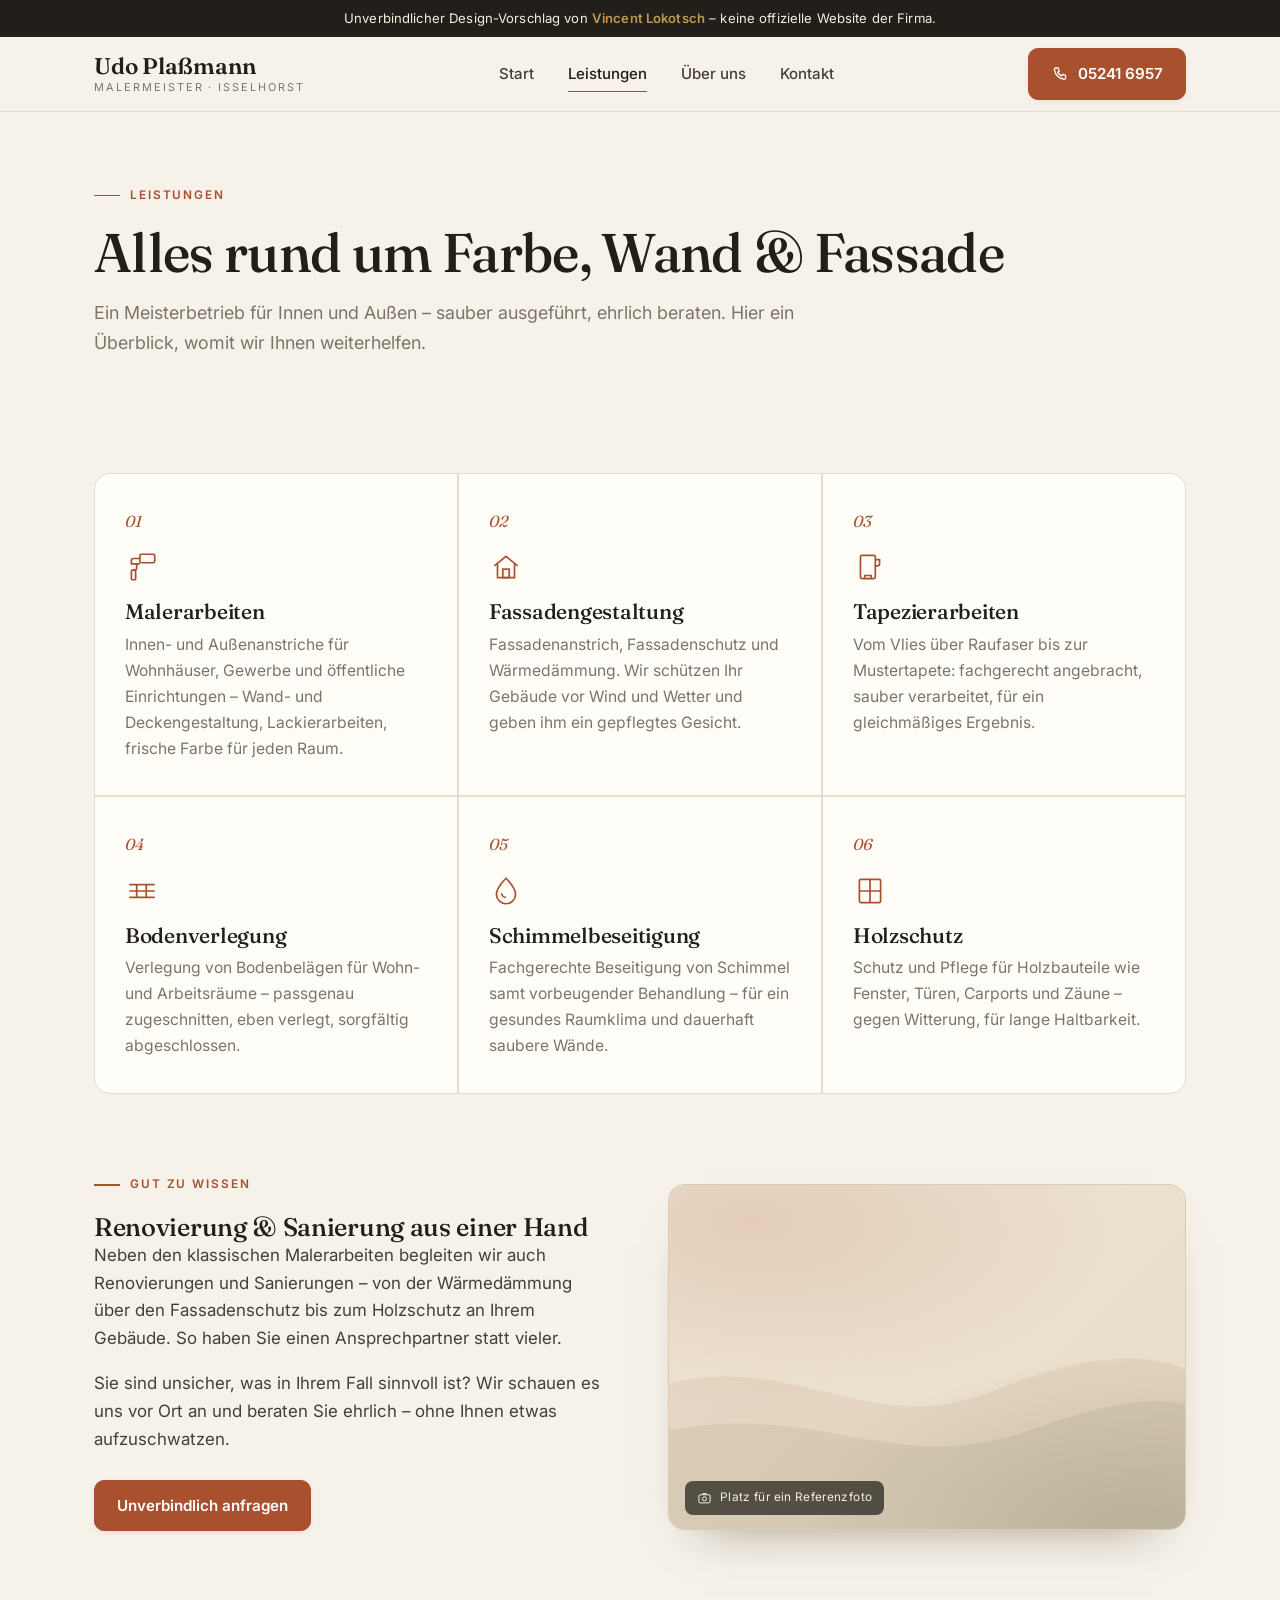
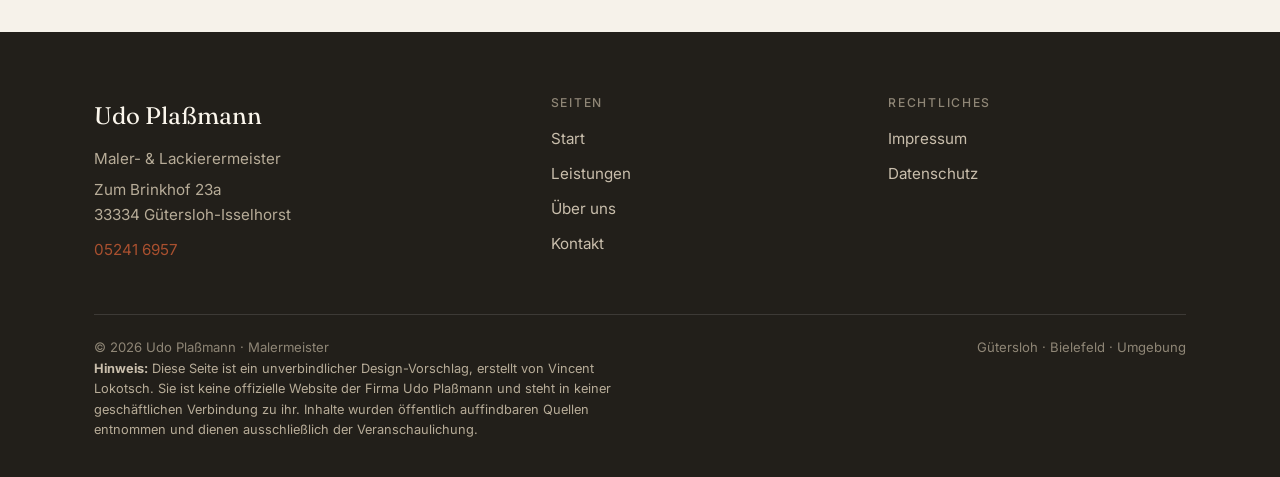
<file: leistungen.html>
<!doctype html>
<html lang="de">
<head>
  <meta charset="utf-8" />
  <meta name="viewport" content="width=device-width, initial-scale=1" />
  <meta name="robots" content="noindex, nofollow" />
  <meta name="description" content="Leistungen von Udo Plaßmann Malermeister: Malerarbeiten, Fassadengestaltung, Tapezierarbeiten, Bodenverlegung, Schimmelbeseitigung und Holzschutz." />
  <title>Leistungen · Udo Plaßmann Malermeister</title>
  <link rel="preconnect" href="https://fonts.googleapis.com">
  <link rel="preconnect" href="https://fonts.gstatic.com" crossorigin>
  <link href="https://fonts.googleapis.com/css2?family=Fraunces:ital,opsz,wght@0,9..144,400;0,9..144,500;0,9..144,600;1,9..144,400;1,9..144,500&family=Inter:wght@400;500;600;700&family=Caveat:wght@600&display=swap" rel="stylesheet">
  <link rel="stylesheet" href="assets/styles.css">
</head>
<body>
  <div class="demo-banner">
    Unverbindlicher Design-Vorschlag von <strong>Vincent Lokotsch</strong> – keine offizielle Website der Firma.
  </div>

  <header class="site-header">
    <div class="wrap nav">
      <a class="brand" href="index.html"><span class="name">Udo Plaßmann</span><span class="sub">Malermeister · Isselhorst</span></a>
      <nav class="nav-links" id="navLinks">
        <a href="index.html">Start</a>
        <a href="leistungen.html" class="active">Leistungen</a>
        <a href="ueber-uns.html">Über uns</a>
        <a href="kontakt.html">Kontakt</a>
      </nav>
      <div class="nav-cta">
        <a href="tel:052416957" class="btn small-hide"><svg viewBox="0 0 24 24" fill="none" stroke="currentColor" stroke-width="1.7"><path d="M6.5 4h3l1.5 4-2 1.5a11 11 0 0 0 5 5l1.5-2 4 1.5v3a2 2 0 0 1-2.2 2A16 16 0 0 1 4.5 6.2 2 2 0 0 1 6.5 4Z"/></svg>05241 6957</a>
        <button class="nav-toggle" id="navToggle" aria-label="Menü"><svg viewBox="0 0 24 24" fill="none" stroke="currentColor" stroke-width="1.8"><path d="M4 7h16M4 12h16M4 17h16"/></svg></button>
      </div>
    </div>
  </header>

  <section class="page-hero">
    <div class="wrap">
      <span class="eyebrow">Leistungen</span>
      <h1>Alles rund um Farbe, Wand &amp; Fassade</h1>
      <p>Ein Meisterbetrieb für Innen und Außen – sauber ausgeführt, ehrlich beraten. Hier ein Überblick, womit wir Ihnen weiterhelfen.</p>
    </div>
  </section>

  <section style="padding-top:36px">
    <div class="wrap">
      <div class="svc-grid">
        <div class="svc"><div class="num">01</div>
          <div class="ic"><svg viewBox="0 0 32 32" fill="none" stroke="currentColor" stroke-width="1.6"><rect x="14" y="4" width="14" height="8" rx="1.5"/><path d="M14 8H8a2 2 0 0 0-2 2v3h8"/><path d="M11 13v4a2 2 0 0 1-2 2H8"/><rect x="6" y="19" width="4" height="9" rx="1"/></svg></div>
          <h3>Malerarbeiten</h3><p>Innen- und Außenanstriche für Wohnhäuser, Gewerbe und öffentliche Einrichtungen – Wand- und Deckengestaltung, Lackierarbeiten, frische Farbe für jeden Raum.</p></div>
        <div class="svc"><div class="num">02</div>
          <div class="ic"><svg viewBox="0 0 32 32" fill="none" stroke="currentColor" stroke-width="1.6"><path d="M5 15 16 6l11 9"/><path d="M8 13v13h16V13"/><rect x="13" y="18" width="6" height="8"/></svg></div>
          <h3>Fassadengestaltung</h3><p>Fassadenanstrich, Fassadenschutz und Wärmedämmung. Wir schützen Ihr Gebäude vor Wind und Wetter und geben ihm ein gepflegtes Gesicht.</p></div>
        <div class="svc"><div class="num">03</div>
          <div class="ic"><svg viewBox="0 0 32 32" fill="none" stroke="currentColor" stroke-width="1.6"><rect x="7" y="5" width="14" height="22" rx="1.5"/><path d="M21 9h4v4a2 2 0 0 1-2 2h-2"/><path d="M11 27v-3h6v3"/></svg></div>
          <h3>Tapezierarbeiten</h3><p>Vom Vlies über Raufaser bis zur Mustertapete: fachgerecht angebracht, sauber verarbeitet, für ein gleichmäßiges Ergebnis.</p></div>
        <div class="svc"><div class="num">04</div>
          <div class="ic"><svg viewBox="0 0 32 32" fill="none" stroke="currentColor" stroke-width="1.6"><path d="M4 10h24M4 16h24M4 22h24"/><path d="M11 10v12M20 10v12"/></svg></div>
          <h3>Bodenverlegung</h3><p>Verlegung von Bodenbelägen für Wohn- und Arbeitsräume – passgenau zugeschnitten, eben verlegt, sorgfältig abgeschlossen.</p></div>
        <div class="svc"><div class="num">05</div>
          <div class="ic"><svg viewBox="0 0 32 32" fill="none" stroke="currentColor" stroke-width="1.6"><path d="M16 4s9 9 9 15a9 9 0 0 1-18 0c0-6 9-15 9-15Z"/><path d="M12 18a4 4 0 0 0 4 4"/></svg></div>
          <h3>Schimmelbeseitigung</h3><p>Fachgerechte Beseitigung von Schimmel samt vorbeugender Behandlung – für ein gesundes Raumklima und dauerhaft saubere Wände.</p></div>
        <div class="svc"><div class="num">06</div>
          <div class="ic"><svg viewBox="0 0 32 32" fill="none" stroke="currentColor" stroke-width="1.6"><rect x="6" y="5" width="20" height="22" rx="1.5"/><path d="M16 5v22M6 16h20"/></svg></div>
          <h3>Holzschutz</h3><p>Schutz und Pflege für Holzbauteile wie Fenster, Türen, Carports und Zäune – gegen Witterung, für lange Haltbarkeit.</p></div>
      </div>

      <div class="split narrow" style="margin-top:72px">
        <div class="prose">
          <span class="eyebrow">Gut zu wissen</span>
          <h2>Renovierung &amp; Sanierung aus einer Hand</h2>
          <p>Neben den klassischen Malerarbeiten begleiten wir auch Renovierungen und Sanierungen – von der Wärmedämmung über den Fassadenschutz bis zum Holzschutz an Ihrem Gebäude. So haben Sie einen Ansprechpartner statt vieler.</p>
          <p>Sie sind unsicher, was in Ihrem Fall sinnvoll ist? Wir schauen es uns vor Ort an und beraten Sie ehrlich – ohne Ihnen etwas aufzuschwatzen.</p>
          <p style="margin-top:26px"><a href="kontakt.html" class="btn">Unverbindlich anfragen</a></p>
        </div>
        <div class="hero-visual">
          <div class="frame wide">
            <div class="wash"></div>
            <svg class="brush" viewBox="0 0 400 267" preserveAspectRatio="xMidYMid slice" xmlns="http://www.w3.org/2000/svg">
              <path d="M-20 160 C90 120 150 200 250 160 S400 130 440 170 L440 280 L-20 280 Z" fill="#a9502f" opacity=".16"/>
              <path d="M-20 195 C110 160 170 230 280 190 S420 170 440 200 L440 280 L-20 280 Z" fill="#5c6b52" opacity=".2"/>
            </svg>
            <span class="ph-label"><svg viewBox="0 0 24 24" fill="none" stroke="currentColor" stroke-width="1.6"><rect x="3" y="6" width="18" height="13" rx="2"/><circle cx="12" cy="12.5" r="3.2"/><path d="M8 6l1.5-2h5L16 6"/></svg>Platz für ein Referenzfoto</span>
          </div>
        </div>
      </div>
    </div>
  </section>

  <footer class="site-footer">
    <div class="wrap">
      <div class="footer-top">
        <div>
          <div class="fname">Udo Plaßmann</div>
          <p>Maler- &amp; Lackierermeister</p>
          <p>Zum Brinkhof 23a<br>33334 Gütersloh-Isselhorst</p>
          <p style="margin-top:10px"><a href="tel:052416957">05241 6957</a></p>
        </div>
        <div><h4>Seiten</h4><ul class="footer-links"><li><a href="index.html">Start</a></li><li><a href="leistungen.html">Leistungen</a></li><li><a href="ueber-uns.html">Über uns</a></li><li><a href="kontakt.html">Kontakt</a></li></ul></div>
        <div><h4>Rechtliches</h4><ul class="footer-links"><li><a href="impressum.html">Impressum</a></li><li><a href="datenschutz.html">Datenschutz</a></li></ul></div>
      </div>
      <div class="footer-bottom"><span>© 2026 Udo Plaßmann · Malermeister</span><span>Gütersloh · Bielefeld · Umgebung</span></div>
      <p class="footer-note"><strong>Hinweis:</strong> Diese Seite ist ein unverbindlicher Design-Vorschlag, erstellt von Vincent Lokotsch. Sie ist keine offizielle Website der Firma Udo Plaßmann und steht in keiner geschäftlichen Verbindung zu ihr. Inhalte wurden öffentlich auffindbaren Quellen entnommen und dienen ausschließlich der Veranschaulichung.</p>
    </div>
  </footer>

  <script src="assets/nav.js"></script>
</body>
</html>
</file>
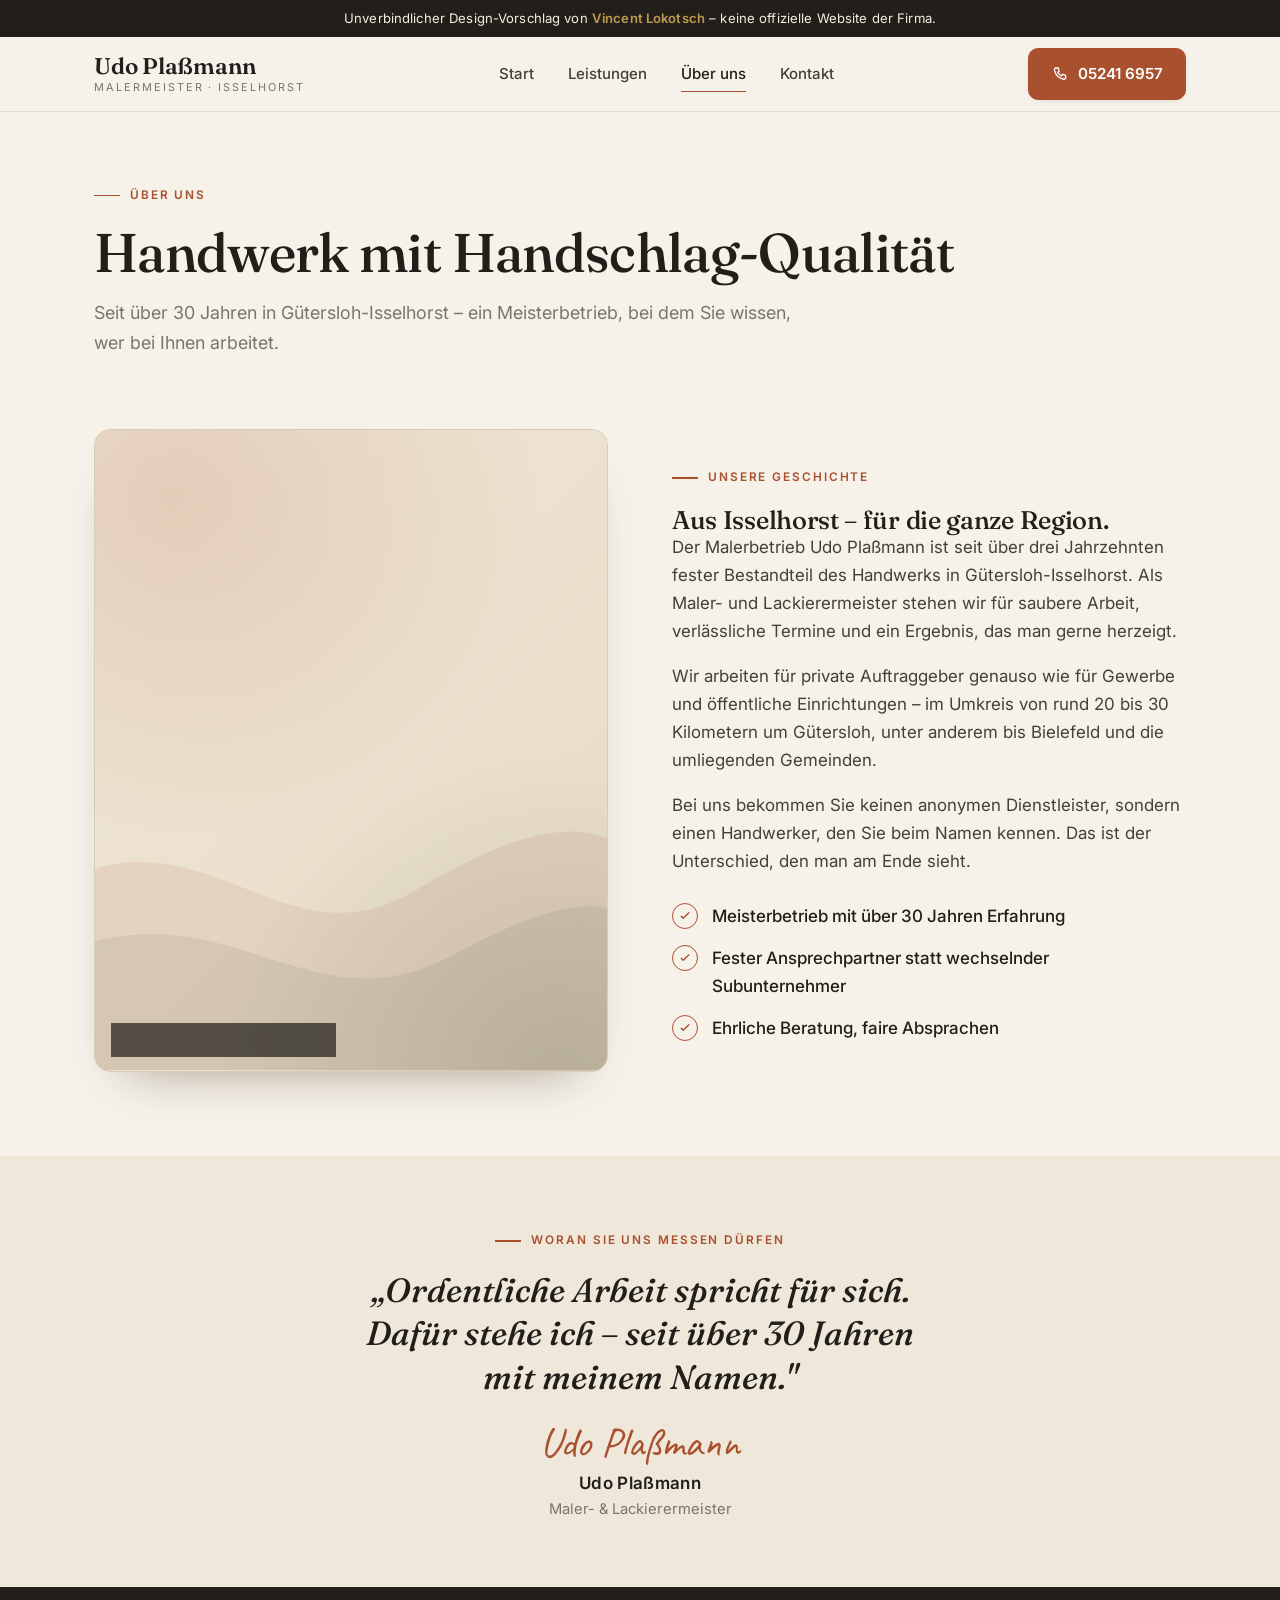
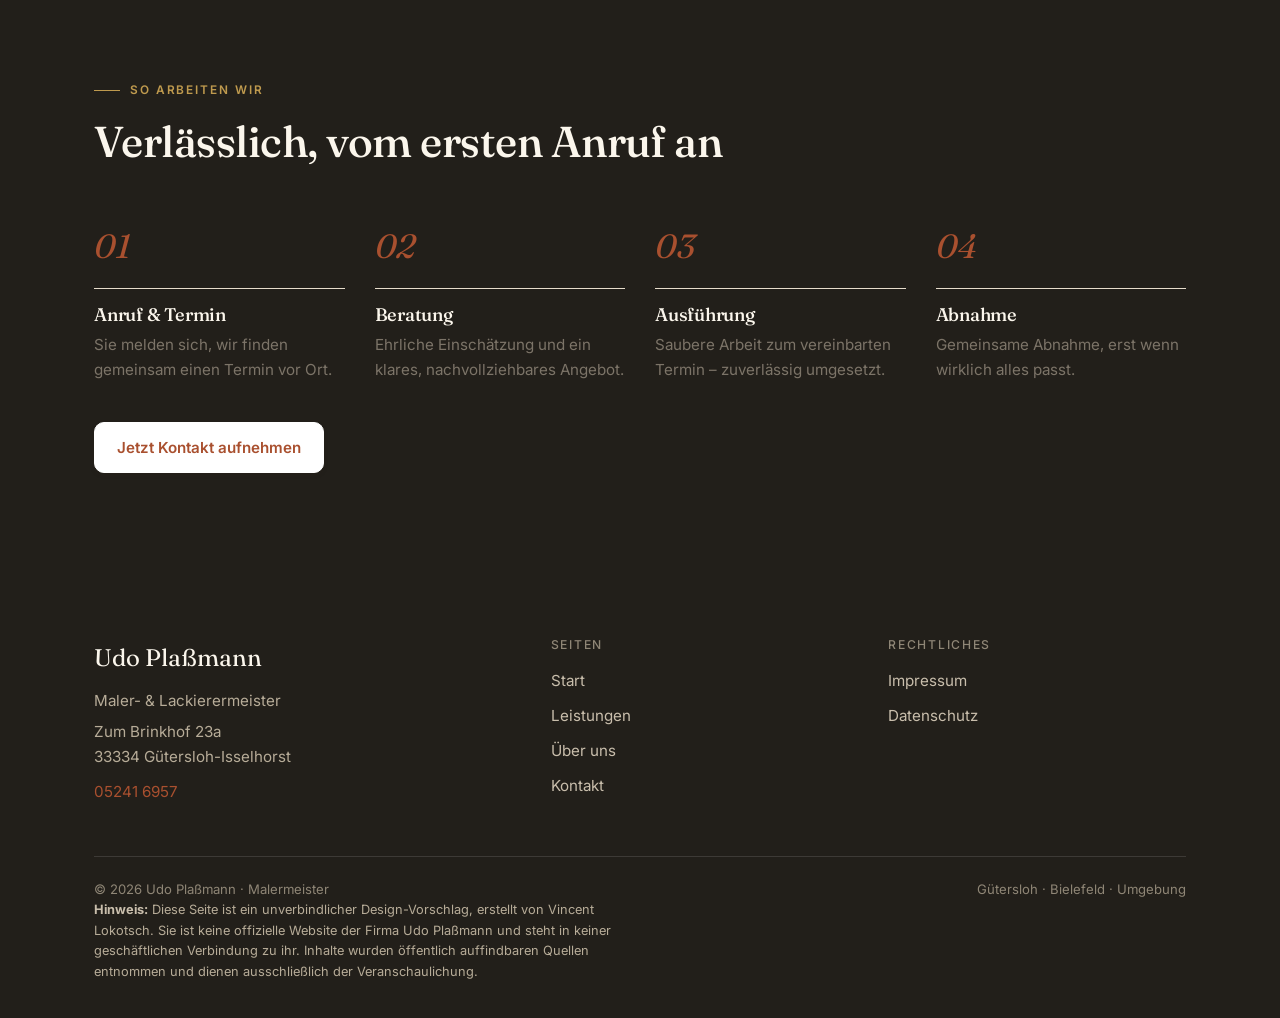
<file: ueber-uns.html>
<!doctype html>
<html lang="de">
<head>
  <meta charset="utf-8" />
  <meta name="viewport" content="width=device-width, initial-scale=1" />
  <meta name="robots" content="noindex, nofollow" />
  <meta name="description" content="Über den Malerbetrieb Udo Plaßmann in Gütersloh-Isselhorst – Meisterbetrieb seit über 30 Jahren, persönlich und regional." />
  <title>Über uns · Udo Plaßmann Malermeister</title>
  <link rel="preconnect" href="https://fonts.googleapis.com">
  <link rel="preconnect" href="https://fonts.gstatic.com" crossorigin>
  <link href="https://fonts.googleapis.com/css2?family=Fraunces:ital,opsz,wght@0,9..144,400;0,9..144,500;0,9..144,600;1,9..144,400;1,9..144,500&family=Inter:wght@400;500;600;700&family=Caveat:wght@600&display=swap" rel="stylesheet">
  <link rel="stylesheet" href="assets/styles.css">
</head>
<body>
  <div class="demo-banner">
    Unverbindlicher Design-Vorschlag von <strong>Vincent Lokotsch</strong> – keine offizielle Website der Firma.
  </div>

  <header class="site-header">
    <div class="wrap nav">
      <a class="brand" href="index.html"><span class="name">Udo Plaßmann</span><span class="sub">Malermeister · Isselhorst</span></a>
      <nav class="nav-links" id="navLinks">
        <a href="index.html">Start</a>
        <a href="leistungen.html">Leistungen</a>
        <a href="ueber-uns.html" class="active">Über uns</a>
        <a href="kontakt.html">Kontakt</a>
      </nav>
      <div class="nav-cta">
        <a href="tel:052416957" class="btn small-hide"><svg viewBox="0 0 24 24" fill="none" stroke="currentColor" stroke-width="1.7"><path d="M6.5 4h3l1.5 4-2 1.5a11 11 0 0 0 5 5l1.5-2 4 1.5v3a2 2 0 0 1-2.2 2A16 16 0 0 1 4.5 6.2 2 2 0 0 1 6.5 4Z"/></svg>05241 6957</a>
        <button class="nav-toggle" id="navToggle" aria-label="Menü"><svg viewBox="0 0 24 24" fill="none" stroke="currentColor" stroke-width="1.8"><path d="M4 7h16M4 12h16M4 17h16"/></svg></button>
      </div>
    </div>
  </header>

  <section class="page-hero">
    <div class="wrap">
      <span class="eyebrow">Über uns</span>
      <h1>Handwerk mit Handschlag-Qualität</h1>
      <p>Seit über 30 Jahren in Gütersloh-Isselhorst – ein Meisterbetrieb, bei dem Sie wissen, wer bei Ihnen arbeitet.</p>
    </div>
  </section>

  <section style="padding-top:44px">
    <div class="wrap split">
      <div class="hero-visual">
        <div class="frame portrait">
          <div class="wash"></div>
          <svg class="brush" viewBox="0 0 400 500" preserveAspectRatio="xMidYMid slice" xmlns="http://www.w3.org/2000/svg">
            <path d="M-20 350 C90 300 150 420 250 360 S400 300 440 350 L440 520 L-20 520 Z" fill="#a9502f" opacity=".18"/>
            <path d="M-20 405 C110 360 170 470 280 410 S420 370 440 410 L440 520 L-20 520 Z" fill="#5c6b52" opacity=".22"/>
          </svg>
          <span class="ph-label"><svg viewBox="0 0 24 24" fill="none" stroke="currentColor" stroke-width="1.6"><rect x="3" y="6" width="18" height="13" rx="2"/><circle cx="12" cy="12.5" r="3.2"/><path d="M8 6l1.5-2h5L16 6"/></svg>Platz für ein Foto vom Meister</span>
        </div>
      </div>
      <div class="prose">
        <span class="eyebrow">Unsere Geschichte</span>
        <h2>Aus Isselhorst – für die ganze Region.</h2>
        <p>Der Malerbetrieb Udo Plaßmann ist seit über drei Jahrzehnten fester Bestandteil des Handwerks in Gütersloh-Isselhorst. Als Maler- und Lackierermeister stehen wir für saubere Arbeit, verlässliche Termine und ein Ergebnis, das man gerne herzeigt.</p>
        <p>Wir arbeiten für private Auftraggeber genauso wie für Gewerbe und öffentliche Einrichtungen – im Umkreis von rund 20 bis 30 Kilometern um Gütersloh, unter anderem bis Bielefeld und die umliegenden Gemeinden.</p>
        <p>Bei uns bekommen Sie keinen anonymen Dienstleister, sondern einen Handwerker, den Sie beim Namen kennen. Das ist der Unterschied, den man am Ende sieht.</p>
        <ul class="checks">
          <li><span class="mk"><svg viewBox="0 0 24 24" fill="none" stroke="currentColor" stroke-width="2.4"><path d="M5 12l4 4 10-10"/></svg></span> Meisterbetrieb mit über 30 Jahren Erfahrung</li>
          <li><span class="mk"><svg viewBox="0 0 24 24" fill="none" stroke="currentColor" stroke-width="2.4"><path d="M5 12l4 4 10-10"/></svg></span> Fester Ansprechpartner statt wechselnder Subunternehmer</li>
          <li><span class="mk"><svg viewBox="0 0 24 24" fill="none" stroke="currentColor" stroke-width="2.4"><path d="M5 12l4 4 10-10"/></svg></span> Ehrliche Beratung, faire Absprachen</li>
        </ul>
      </div>
    </div>
  </section>

  <section class="bg-soft" style="padding-top:66px;padding-bottom:66px">
    <div class="wrap quote">
      <span class="eyebrow center">Woran Sie uns messen dürfen</span>
      <blockquote>„Ordentliche Arbeit spricht für sich. Dafür stehe ich – seit über 30 Jahren mit meinem Namen."</blockquote>
      <div class="sig">Udo Plaßmann</div>
      <div class="who">Udo Plaßmann</div>
      <div class="role">Maler- &amp; Lackierermeister</div>
    </div>
  </section>

  <section class="bg-ink">
    <div class="wrap">
      <div class="section-lead"><span class="eyebrow">So arbeiten wir</span><h2>Verlässlich, vom ersten Anruf an</h2></div>
      <div class="steps">
        <div class="step"><div class="n">01</div><h3>Anruf &amp; Termin</h3><p>Sie melden sich, wir finden gemeinsam einen Termin vor Ort.</p></div>
        <div class="step"><div class="n">02</div><h3>Beratung</h3><p>Ehrliche Einschätzung und ein klares, nachvollziehbares Angebot.</p></div>
        <div class="step"><div class="n">03</div><h3>Ausführung</h3><p>Saubere Arbeit zum vereinbarten Termin – zuverlässig umgesetzt.</p></div>
        <div class="step"><div class="n">04</div><h3>Abnahme</h3><p>Gemeinsame Abnahme, erst wenn wirklich alles passt.</p></div>
      </div>
      <p style="margin-top:40px"><a href="kontakt.html" class="btn light">Jetzt Kontakt aufnehmen</a></p>
    </div>
  </section>

  <footer class="site-footer">
    <div class="wrap">
      <div class="footer-top">
        <div>
          <div class="fname">Udo Plaßmann</div>
          <p>Maler- &amp; Lackierermeister</p>
          <p>Zum Brinkhof 23a<br>33334 Gütersloh-Isselhorst</p>
          <p style="margin-top:10px"><a href="tel:052416957">05241 6957</a></p>
        </div>
        <div><h4>Seiten</h4><ul class="footer-links"><li><a href="index.html">Start</a></li><li><a href="leistungen.html">Leistungen</a></li><li><a href="ueber-uns.html">Über uns</a></li><li><a href="kontakt.html">Kontakt</a></li></ul></div>
        <div><h4>Rechtliches</h4><ul class="footer-links"><li><a href="impressum.html">Impressum</a></li><li><a href="datenschutz.html">Datenschutz</a></li></ul></div>
      </div>
      <div class="footer-bottom"><span>© 2026 Udo Plaßmann · Malermeister</span><span>Gütersloh · Bielefeld · Umgebung</span></div>
      <p class="footer-note"><strong>Hinweis:</strong> Diese Seite ist ein unverbindlicher Design-Vorschlag, erstellt von Vincent Lokotsch. Sie ist keine offizielle Website der Firma Udo Plaßmann und steht in keiner geschäftlichen Verbindung zu ihr. Inhalte wurden öffentlich auffindbaren Quellen entnommen und dienen ausschließlich der Veranschaulichung.</p>
    </div>
  </footer>

  <script src="assets/nav.js"></script>
</body>
</html>
</file>
<file: assets/styles.css>
/* =========================================================
   Plaßmann Malermeister – Design-System (wiederverwendbar)
   Warme "Papier"-Palette · editoriale Serifen-Typografie
   ========================================================= */

:root{
  --paper:#f6f2ea;
  --paper-2:#efe8da;
  --card:#fffdf8;
  --ink:#221f1a;
  --ink-soft:#463f37;
  --muted:#7c7468;
  --line:#e6dccb;
  --line-strong:#d8ccb6;
  --clay:#a9502f;
  --clay-d:#8a3f22;
  --sage:#5c6b52;
  --gold:#bf9a4e;
  --shadow-s:0 2px 10px -6px rgba(70,45,20,.35);
  --shadow:0 26px 50px -34px rgba(70,45,20,.55);
  --r:12px;
  --wrap:1140px;
  --serif:"Fraunces",Georgia,"Times New Roman",serif;
  --sans:"Inter",-apple-system,BlinkMacSystemFont,"Segoe UI",Roboto,Helvetica,Arial,sans-serif;
  --script:"Caveat","Segoe Script",cursive;
}

*{box-sizing:border-box}
html{scroll-behavior:smooth;-webkit-text-size-adjust:100%}
body{
  margin:0;background:var(--paper);color:var(--ink);
  font-family:var(--sans);font-size:17px;line-height:1.65;
  -webkit-font-smoothing:antialiased;text-rendering:optimizeLegibility;
}
img,svg{max-width:100%;display:block}
a{color:var(--clay);text-decoration:none}
a:hover{color:var(--clay-d)}
h1,h2,h3,h4{font-family:var(--serif);font-weight:500;line-height:1.12;letter-spacing:-.012em;margin:0}
p{margin:0 0 1em}
.wrap{width:100%;max-width:var(--wrap);margin:0 auto;padding:0 24px}
.tac{text-align:center}

/* ---------- Eyebrow / Kicker ---------- */
.eyebrow{
  display:inline-flex;align-items:center;gap:10px;
  font-family:var(--sans);font-size:.74rem;font-weight:600;letter-spacing:.16em;
  text-transform:uppercase;color:var(--clay);margin:0 0 18px;
}
.eyebrow::before{content:"";width:26px;height:1.5px;background:var(--clay);display:inline-block}
.eyebrow.center{justify-content:center}

/* ---------- Demo-Banner ---------- */
.demo-banner{
  background:#221f1a;color:#f4ede0;text-align:center;
  font-size:.82rem;letter-spacing:.01em;padding:9px 18px;line-height:1.45;
}
.demo-banner strong{color:var(--gold);font-weight:600}

/* ---------- Header / Navigation ---------- */
.site-header{
  position:sticky;top:0;z-index:50;
  background:rgba(246,242,234,.86);backdrop-filter:saturate(150%) blur(10px);
  border-bottom:1px solid var(--line);
}
.nav{display:flex;align-items:center;justify-content:space-between;min-height:74px;gap:18px}
.brand{display:flex;flex-direction:column;line-height:1.05;color:var(--ink)}
.brand:hover{color:var(--ink)}
.brand .name{font-family:var(--serif);font-size:1.42rem;font-weight:600;letter-spacing:-.01em}
.brand .sub{font-family:var(--sans);font-size:.68rem;letter-spacing:.18em;text-transform:uppercase;color:var(--muted);margin-top:3px}
.nav-links{display:flex;align-items:center;gap:34px}
.nav-links a{
  font-family:var(--sans);font-size:.94rem;font-weight:500;color:var(--ink-soft);
  position:relative;padding:6px 0;
}
.nav-links a::after{content:"";position:absolute;left:0;right:100%;bottom:0;height:1.5px;background:var(--clay);transition:right .28s ease}
.nav-links a:hover{color:var(--ink)}
.nav-links a:hover::after,.nav-links a.active::after{right:0}
.nav-links a.active{color:var(--ink)}
.nav-cta{display:flex;align-items:center;gap:14px}
.nav-toggle{display:none;background:none;border:0;cursor:pointer;padding:8px;color:var(--ink)}
.nav-toggle svg{width:26px;height:26px}

/* ---------- Buttons ---------- */
.btn{
  --bg:var(--clay);--fg:#fff;
  display:inline-flex;align-items:center;gap:9px;
  font-family:var(--sans);font-weight:600;font-size:.95rem;
  background:var(--bg);color:var(--fg);padding:12px 22px;border-radius:10px;
  border:1.5px solid var(--bg);transition:.2s ease;box-shadow:var(--shadow-s);white-space:nowrap;
}
.btn:hover{background:var(--clay-d);border-color:var(--clay-d);color:#fff;transform:translateY(-1px)}
.btn.ghost{background:transparent;color:var(--ink);border-color:var(--line-strong);box-shadow:none}
.btn.ghost:hover{background:var(--ink);border-color:var(--ink);color:var(--paper);transform:translateY(-1px)}
.btn.light{background:#fff;color:var(--clay);border-color:#fff}
.btn.light:hover{background:#f3ece0;border-color:#f3ece0;color:var(--clay-d)}
.btn svg{width:18px;height:18px}

/* ---------- Hero ---------- */
.hero{padding:74px 0 40px;position:relative;overflow:hidden}
.hero-grid{display:grid;grid-template-columns:1.05fr .95fr;gap:64px;align-items:center}
.hero h1{font-size:clamp(2.6rem,5.4vw,4.2rem);font-weight:500;letter-spacing:-.02em}
.hero h1 em{font-style:italic;color:var(--clay)}
.hero .lead{font-size:1.18rem;color:var(--ink-soft);max-width:30em;margin:22px 0 30px}
.hero-actions{display:flex;flex-wrap:wrap;gap:14px;align-items:center}
.hero-meta{display:flex;flex-wrap:wrap;gap:28px;margin-top:38px;padding-top:26px;border-top:1px solid var(--line)}
.hero-meta .item .n{font-family:var(--serif);font-size:1.7rem;color:var(--ink);line-height:1}
.hero-meta .item .l{font-size:.82rem;color:var(--muted);margin-top:4px}

/* ---------- Foto-Rahmen (Platz für echte Bilder) ---------- */
.frame{
  position:relative;border-radius:16px;overflow:hidden;background:var(--paper-2);
  border:1px solid var(--line-strong);box-shadow:var(--shadow);
}
.frame.portrait{aspect-ratio:4/5}
.frame.wide{aspect-ratio:3/2}
.frame .wash{
  position:absolute;inset:0;
  background:
    radial-gradient(120% 90% at 15% 10%, rgba(169,80,47,.16), transparent 60%),
    radial-gradient(120% 90% at 90% 100%, rgba(92,107,82,.20), transparent 55%),
    linear-gradient(135deg,#efe6d5,#e7dcc7);
}
.frame .brush{position:absolute;inset:0;opacity:.5;mix-blend-mode:multiply}
.frame .ph-label{
  position:absolute;left:16px;bottom:14px;display:inline-flex;align-items:center;gap:8px;
  background:rgba(34,31,26,.72);color:#f4ede0;font-family:var(--sans);font-size:.74rem;
  letter-spacing:.03em;padding:7px 12px;border-radius:8px;backdrop-filter:blur(3px);
}
.frame .ph-label svg{width:15px;height:15px}
.seal{
  position:absolute;right:-22px;top:-22px;width:112px;height:112px;border-radius:50%;
  background:var(--ink);color:var(--paper);display:grid;place-items:center;text-align:center;
  box-shadow:var(--shadow);border:3px solid var(--paper);
}
.seal .t{font-family:var(--serif);font-style:italic;font-size:.92rem;line-height:1.1;padding:0 10px}
.seal .yr{font-family:var(--sans);font-weight:700;font-size:1.5rem;line-height:1}
.hero-visual{position:relative}

/* ---------- Sections ---------- */
section{padding:84px 0}
.section-lead{max-width:44em}
.section-lead.center{margin:0 auto;text-align:center}
.section-lead h2{font-size:clamp(1.9rem,3.6vw,2.7rem)}
.section-lead p{color:var(--muted);font-size:1.08rem;margin-top:14px}
.divider{height:1px;background:var(--line);border:0;margin:0}
.bg-soft{background:var(--paper-2)}
.bg-ink{background:var(--ink);color:#ece3d4}
.bg-ink h2,.bg-ink h3{color:#fbf6ec}
.bg-ink .section-lead p{color:#c3b8a4}
.bg-ink .eyebrow{color:var(--gold)}
.bg-ink .eyebrow::before{background:var(--gold)}

/* ---------- Leistungen ---------- */
.svc-grid{display:grid;grid-template-columns:repeat(3,1fr);gap:2px;margin-top:52px;
  background:var(--line);border:1px solid var(--line);border-radius:16px;overflow:hidden}
.svc{background:var(--card);padding:34px 30px;transition:background .2s}
.svc:hover{background:#fff}
.svc .num{font-family:var(--serif);font-style:italic;color:var(--clay);font-size:1rem;margin-bottom:16px}
.svc .ic{color:var(--clay);margin-bottom:16px}
.svc .ic svg{width:34px;height:34px}
.svc h3{font-size:1.32rem;margin-bottom:8px}
.svc p{color:var(--muted);font-size:.98rem;margin:0}

/* ---------- Über uns / Split ---------- */
.split{display:grid;grid-template-columns:1fr 1fr;gap:64px;align-items:center}
.split.narrow{gap:56px}
.prose p{color:var(--ink-soft);font-size:1.06rem}
.checks{list-style:none;padding:0;margin:26px 0 0;display:grid;gap:14px}
.checks li{display:flex;gap:14px;align-items:flex-start;color:var(--ink);font-weight:500}
.checks .mk{flex:0 0 auto;width:26px;height:26px;border-radius:50%;border:1.5px solid var(--clay);
  color:var(--clay);display:grid;place-items:center;margin-top:1px}
.checks .mk svg{width:14px;height:14px}

/* ---------- Zitat / Signatur ---------- */
.quote{max-width:38em;margin:0 auto;text-align:center}
.quote blockquote{font-family:var(--serif);font-style:italic;font-weight:500;
  font-size:clamp(1.5rem,3vw,2.1rem);line-height:1.3;margin:0 0 22px;color:var(--ink)}
.quote .who{font-family:var(--sans);font-weight:600;letter-spacing:.02em;color:var(--ink)}
.quote .role{color:var(--muted);font-size:.92rem}
.sig{font-family:var(--script);font-size:2.6rem;line-height:1;color:var(--clay);margin-bottom:6px}

/* ---------- Prozess ---------- */
.steps{display:grid;grid-template-columns:repeat(4,1fr);gap:30px;margin-top:52px}
.step .n{font-family:var(--serif);font-style:italic;font-size:2.1rem;color:var(--clay);
  border-bottom:1px solid var(--line);padding-bottom:14px;margin-bottom:16px}
.step h3{font-size:1.14rem;margin-bottom:6px}
.step p{color:var(--muted);font-size:.95rem;margin:0}

/* ---------- Kontakt ---------- */
.contact-grid{display:grid;grid-template-columns:1fr 1fr;gap:28px;margin-top:52px}
.contact-panel{background:var(--card);border:1px solid var(--line);border-radius:16px;padding:38px;box-shadow:var(--shadow-s)}
.contact-panel.dark{background:var(--ink);color:#ece3d4;border-color:var(--ink)}
.contact-panel.dark .k{color:#b7ac98}
.contact-panel.dark a{color:#fff}
.call .k{font-size:.78rem;letter-spacing:.14em;text-transform:uppercase;color:var(--muted)}
.call .num{font-family:var(--serif);font-size:clamp(2rem,5vw,2.7rem);margin:8px 0 4px}
.call .num a{color:inherit}
.info-row{display:flex;gap:16px;align-items:flex-start;padding:16px 0;border-top:1px solid var(--line)}
.info-row:first-of-type{border-top:0}
.info-row .ic{flex:0 0 auto;width:42px;height:42px;border-radius:11px;background:var(--paper-2);
  color:var(--clay);display:grid;place-items:center}
.info-row .ic svg{width:20px;height:20px}
.info-row .k{font-size:.76rem;letter-spacing:.12em;text-transform:uppercase;color:var(--muted)}
.info-row .v{font-weight:600;color:var(--ink);font-size:1.05rem}

/* ---------- Page hero (Unterseiten) ---------- */
.page-hero{padding:64px 0 10px}
.page-hero h1{font-size:clamp(2.2rem,4.6vw,3.4rem)}
.page-hero p{color:var(--muted);font-size:1.12rem;max-width:40em;margin-top:14px}

/* ---------- Rechtstext (Impressum/Datenschutz) ---------- */
.legal{max-width:760px}
.legal h2{font-size:1.4rem;margin:38px 0 10px}
.legal p{color:var(--ink-soft)}
.placeholder-note{
  display:flex;gap:12px;align-items:flex-start;background:var(--paper-2);border:1px dashed var(--line-strong);
  border-radius:12px;padding:16px 18px;color:var(--muted);font-size:.95rem;margin:8px 0 26px;
}
.placeholder-note svg{flex:0 0 auto;width:20px;height:20px;color:var(--clay);margin-top:2px}
.ph-line{height:12px;border-radius:6px;background:var(--paper-2);margin:10px 0}
.ph-line.w-90{width:90%}.ph-line.w-75{width:75%}.ph-line.w-60{width:60%}.ph-line.w-45{width:45%}

/* ---------- Footer ---------- */
.site-footer{background:var(--ink);color:#c9beac;padding:64px 0 30px;font-size:.95rem}
.footer-top{display:grid;grid-template-columns:1.4fr 1fr 1fr;gap:40px}
.site-footer .fname{font-family:var(--serif);font-size:1.5rem;color:#fbf6ec;margin-bottom:10px}
.site-footer p{color:#b7ac98;margin:0 0 6px}
.site-footer h4{font-family:var(--sans);font-size:.76rem;letter-spacing:.14em;text-transform:uppercase;color:#8f8676;margin:0 0 16px}
.footer-links{list-style:none;padding:0;margin:0;display:grid;gap:10px}
.footer-links a{color:#c9beac}
.footer-links a:hover{color:#fff}
.footer-bottom{margin-top:46px;padding-top:22px;border-top:1px solid rgba(255,255,255,.12);
  display:flex;flex-wrap:wrap;gap:14px;justify-content:space-between;align-items:center;color:#8f8676;font-size:.82rem}
.footer-note{font-size:.8rem;color:#8f8676;line-height:1.6;margin-top:20px;max-width:70ch}
.footer-note strong{color:#c9beac}

/* ---------- Responsive ---------- */
@media(max-width:900px){
  .hero-grid,.split,.contact-grid{grid-template-columns:1fr;gap:44px}
  .hero-visual{max-width:440px;margin:0 auto;width:100%}
  .svc-grid{grid-template-columns:1fr 1fr}
  .steps{grid-template-columns:1fr 1fr;gap:26px}
  .footer-top{grid-template-columns:1fr 1fr}
}
@media(max-width:640px){
  body{font-size:16px}
  .nav-links{
    position:fixed;inset:0 0 0 auto;width:min(80vw,320px);background:var(--paper);
    flex-direction:column;align-items:flex-start;gap:6px;padding:96px 28px 28px;
    border-left:1px solid var(--line);box-shadow:-20px 0 50px -30px rgba(0,0,0,.4);
    transform:translateX(100%);transition:transform .3s ease;
  }
  .nav-links.open{transform:translateX(0)}
  .nav-links a{font-size:1.1rem;width:100%;padding:12px 0;border-bottom:1px solid var(--line)}
  .nav-links a::after{display:none}
  .nav-toggle{display:inline-flex;position:relative;z-index:60}
  .nav .btn.small-hide{display:none}
  .svc-grid{grid-template-columns:1fr}
  .steps,.footer-top{grid-template-columns:1fr}
  section{padding:64px 0}
  .seal{width:92px;height:92px;right:-10px;top:-14px}
}
</file>
